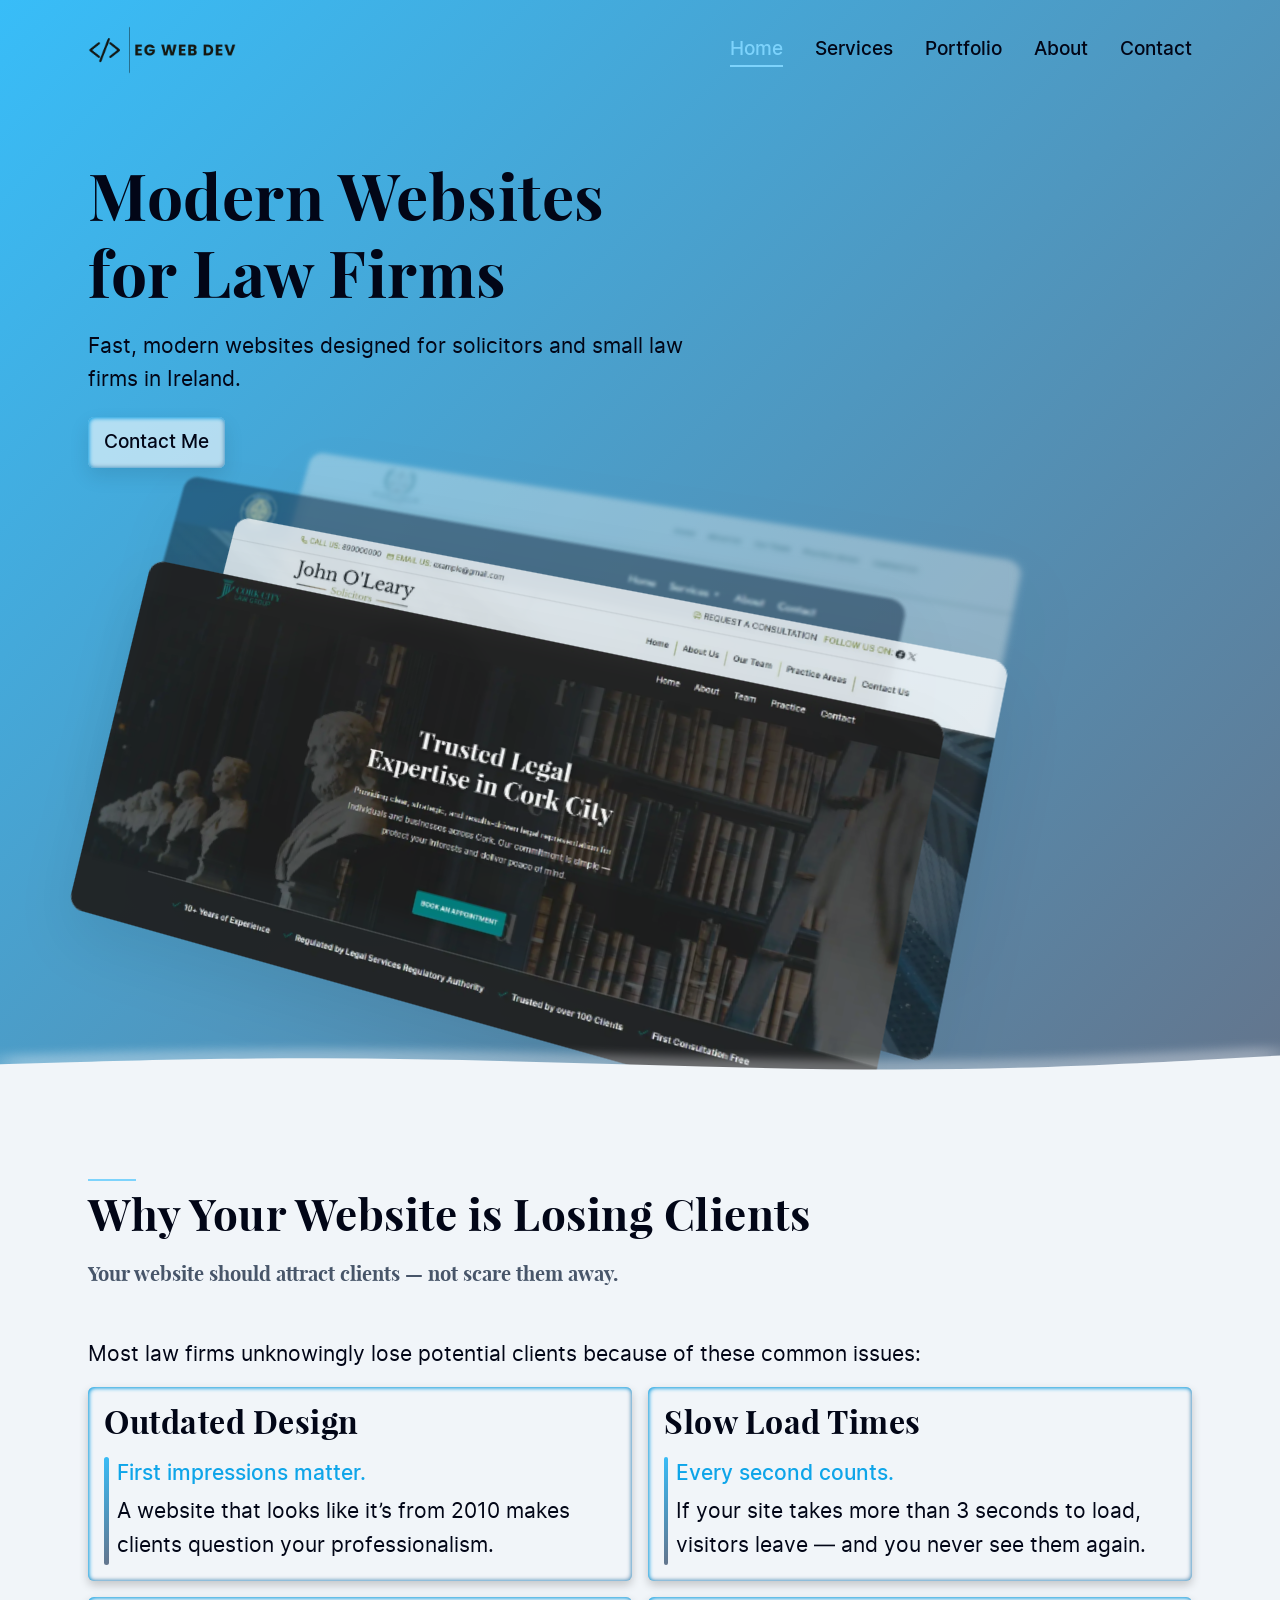
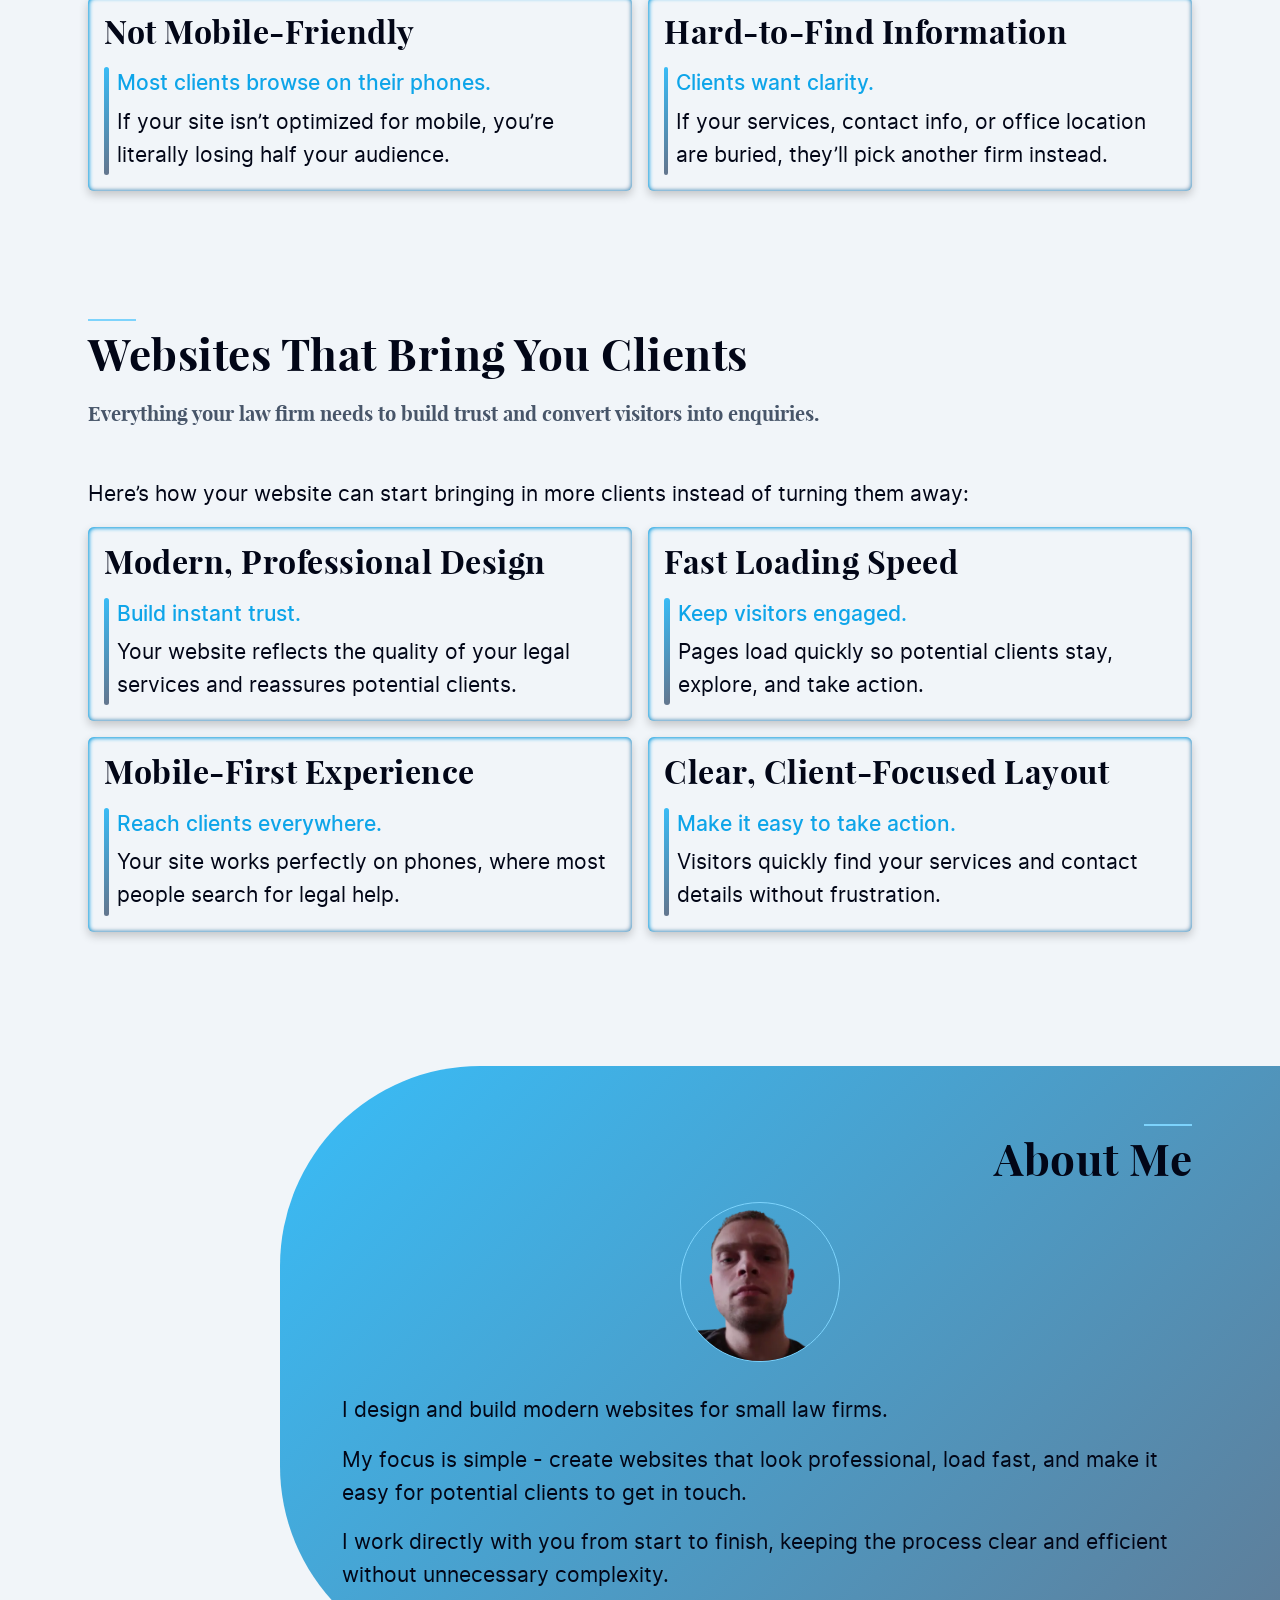
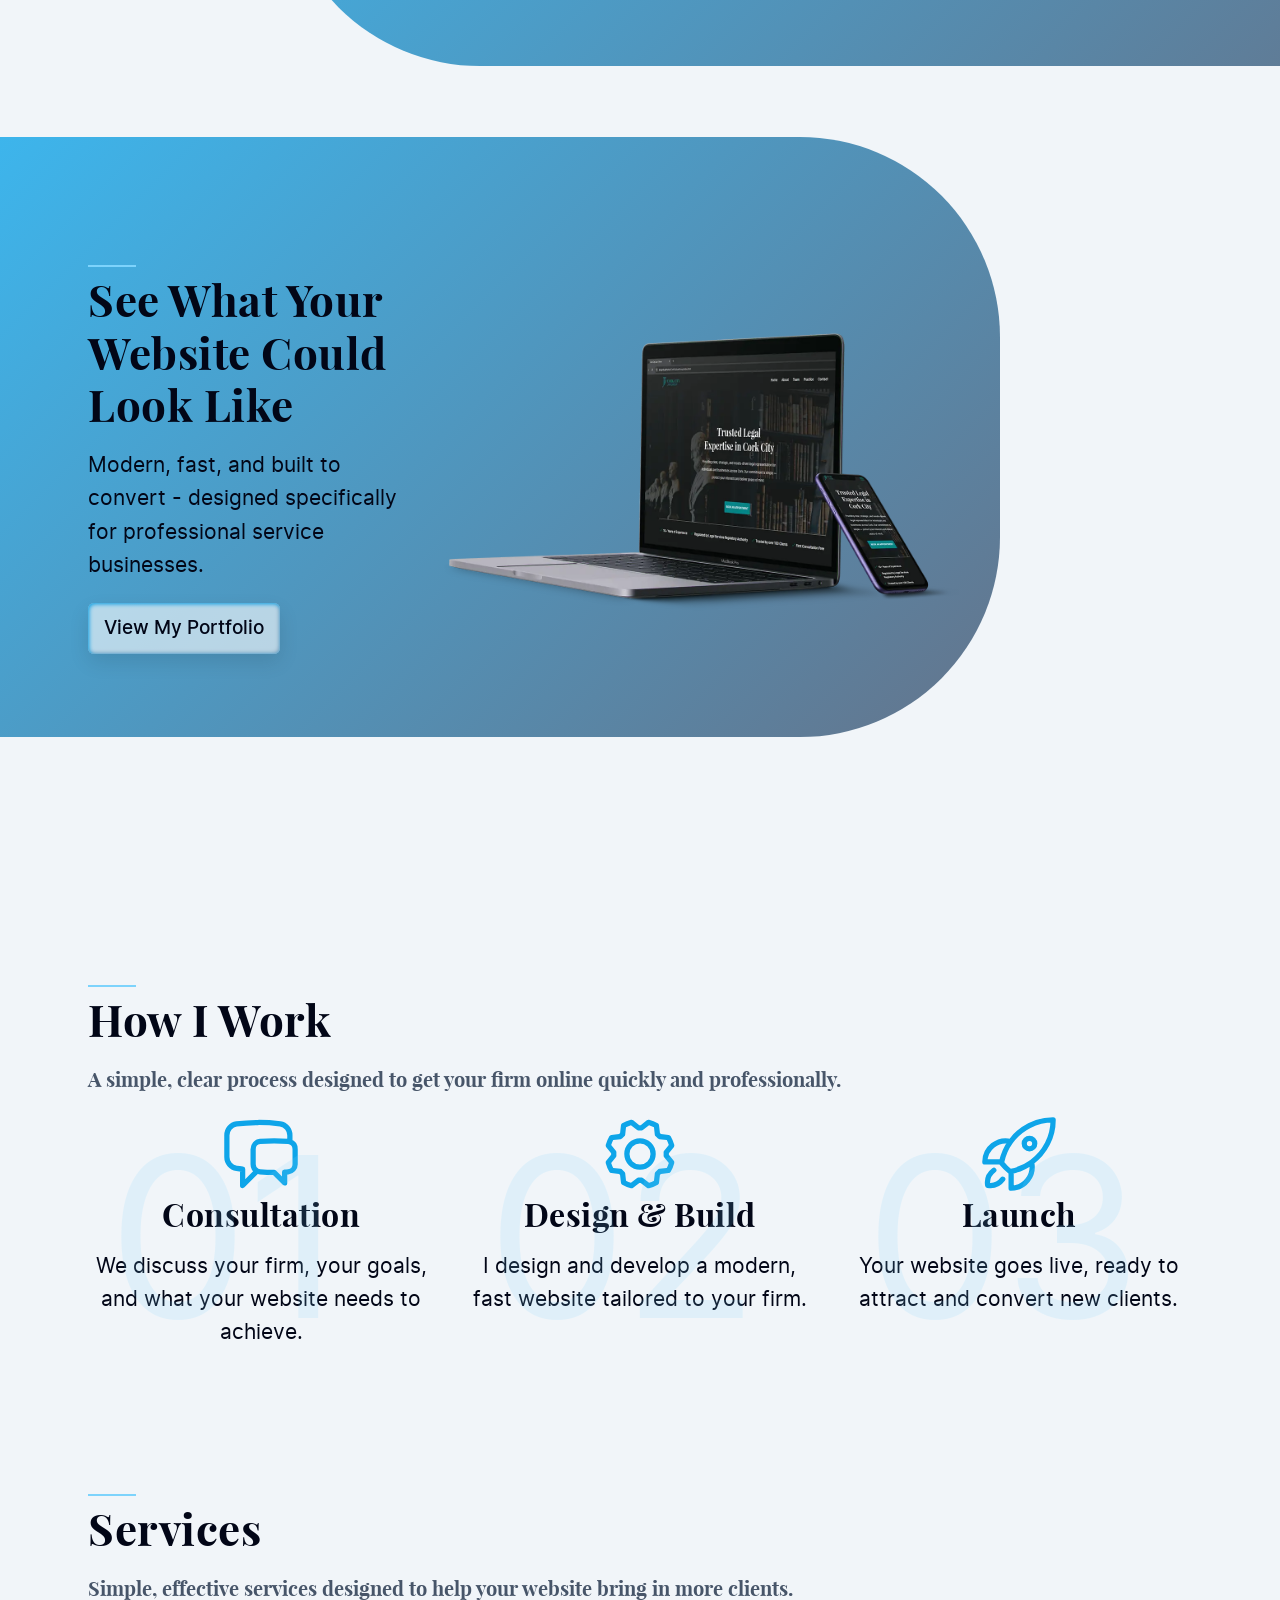
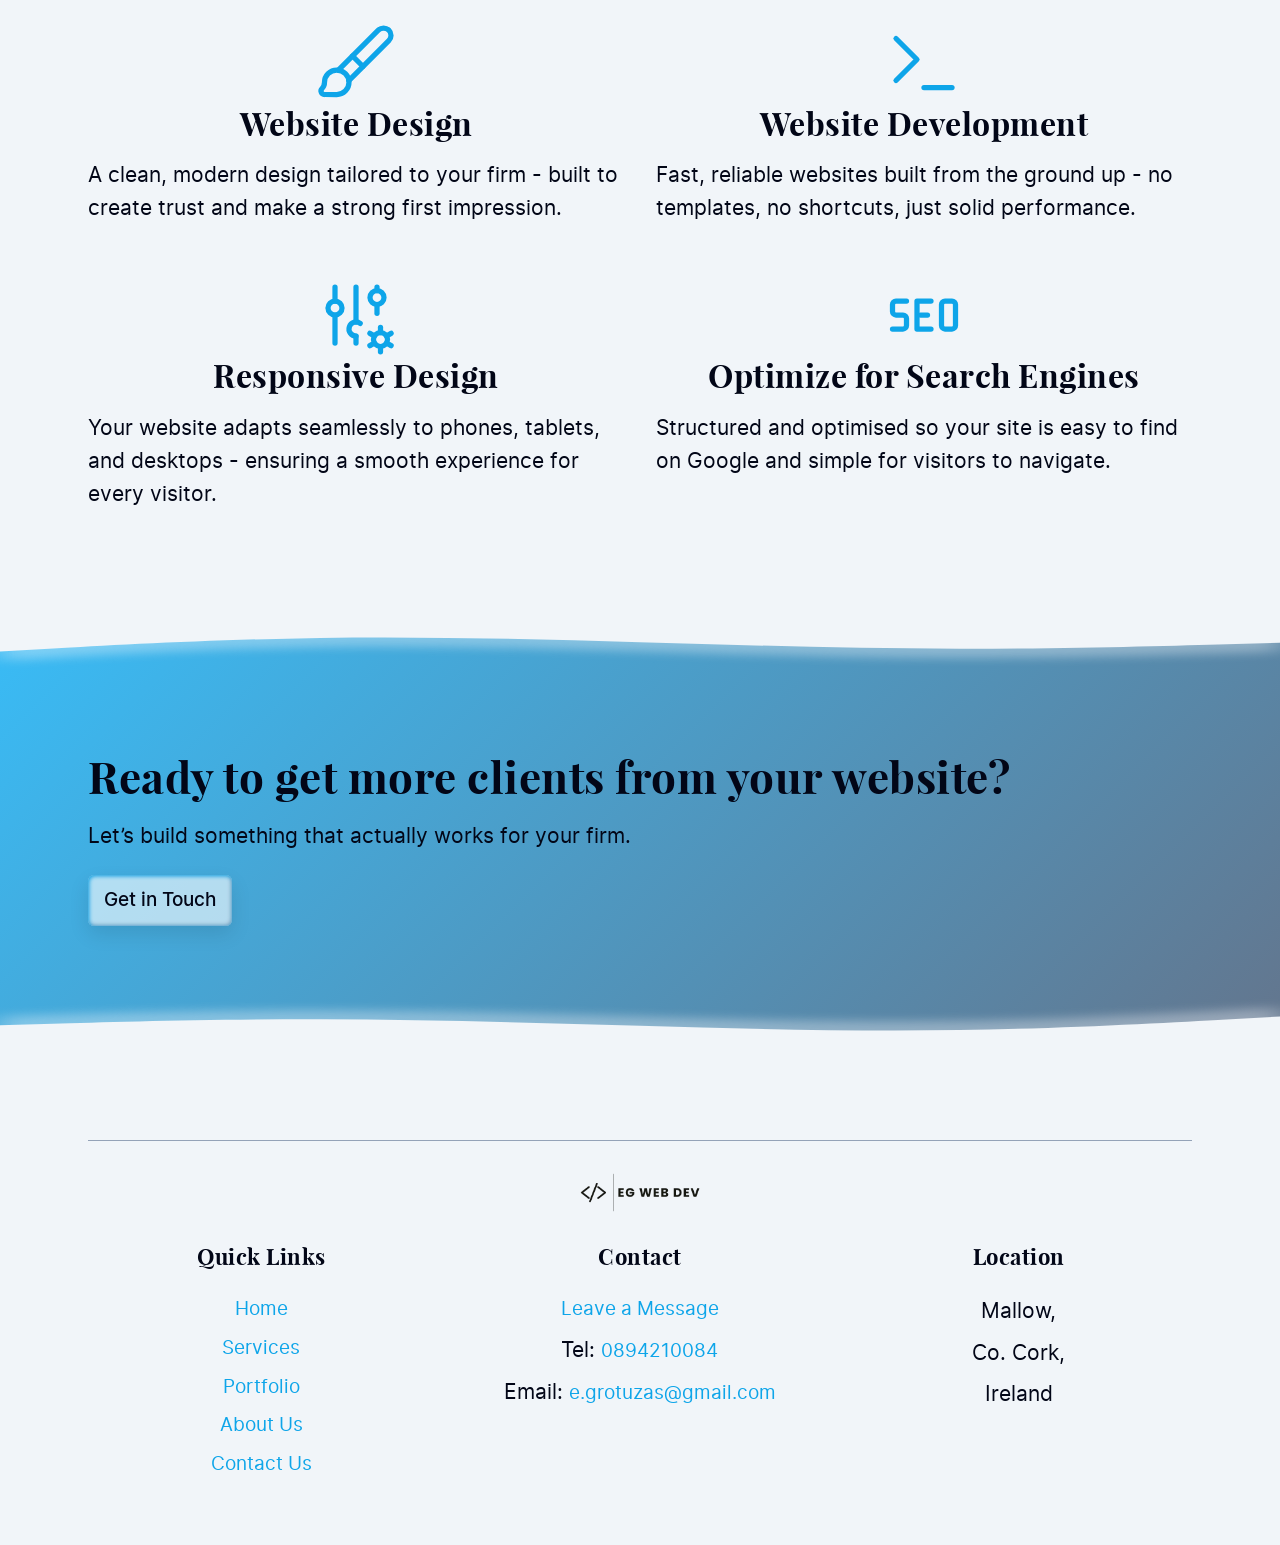
<file: index.html>
<!DOCTYPE html>
<html lang="en">
<head>

    <!-- Start cookieyes banner --> 
    <script id="cookieyes" type="text/javascript" src="https://cdn-cookieyes.com/client_data/b80cb3a2808ec3fbb48a0fcf53361e4f/script.js"></script> 
    <!-- End cookieyes banner -->

    <meta charset="UTF-8">
    <meta name="viewport" content="width=device-width, initial-scale=1.0">
    <meta name="description" content="Professional, modern websites for law firms — designed to build trust, load fast, and turn visitors into clients.">

    <!-- Open Graph / Social Preview -->
    <meta property="og:title" content="EG Web Dev">
    <meta property="og:description" content="Professional, modern websites for law firms — designed to build trust, load fast, and turn visitors into clients.">
    <meta property="og:image" content="https://eg-webdev.com/assets/logos/logo.webp">
    <meta property="og:url" content="https://eg-webdev.com/">
    <meta property="og:type" content="website">

    <link rel="icon" type="image/x-icon" href="https://eg-webdev.com/assets/logos/logo.ico">
    
    <title>EG Web Dev</title>

    <script src="scripts/nav.js" defer></script>
    <link rel="stylesheet" href="styles/base.css">
    <link rel="stylesheet" href="styles/layouts.css">
    <link rel="stylesheet" href="styles/components.css">
    <link rel="stylesheet" href="styles/home.css">

</head>

<!-- Google tag (gtag.js) -->
<script async src="https://www.googletagmanager.com/gtag/js?id=G-PFC236X6GZ"></script>
<script>
  window.dataLayer = window.dataLayer || [];
  function gtag(){dataLayer.push(arguments);}
  gtag('js', new Date());

  gtag('config', 'G-PFC236X6GZ');
</script>

<body>
    <!-- Navigation -->
    <header class="section">
        <div class="container">
            <a href="#"><img src="assets/logos/transpatent-logo.webp" alt="Logo"></a>

            <button class="nav-toggle" id="navToggle" aria-label="Open navigation menu">
                <span></span>
                <span></span>
                <span></span>
            </button>

            <nav id="navMenu">
                <ul>
                    <li><a href="index.html">Home</a></li>
                    <li><a href="services.html">Services</a></li>
                    <li><a href="portfolio.html">Portfolio</a></li>
                    <li><a href="about.html">About</a></li>
                    <li><a href="contact.html">Contact</a></li>
                </ul>
            </nav>
        </div>
    </header>
    <div class="overlay" id="overlay"></div>
    
    <main>
        <!-- Hero section -->

        <section class="hero-section section flex">
            <div class="container">
                <div class="hero-content">
                    <h1>Modern Websites for Law Firms</h1>
                    <p>Fast, modern websites designed for solicitors and small law firms in Ireland.</p>
                    <a href="contact.html" class="primary-btn">Contact Me</a>
                </div>
                <div class="mockup-stack">

                    <div class="mockup card-1"><img src="assets/images/co-site.webp" alt="Background Website Image" fetchpriority="high"></div>
                    <div class="mockup card-2"><img src="assets/images/jo-site.webp" alt="Background Website Image" fetchpriority="high"></div>
                    <div class="mockup card-3"><img src="assets/images/dub-site.webp" alt="Background Website Image" fetchpriority="high"></div>
                    <div class="mockup card-4"><img src="assets/images/ws-site.webp" alt="Background Website Image" fetchpriority="high"></div>

                </div>
                <div class="section-separator">
                    <svg xmlns="http://www.w3.org/2000/svg" preserveAspectRatio="none" viewBox="0 0 900 650">

                        <!-- BACK LAYER (soft depth, extended to avoid blur cut) -->
                        <g style="filter: blur(10px);">
                            <path 
                                d="M0 520L37.5 516.7C75 513.3 150 506.7 225 507C300 507.3 375 514.7 450 521.3C525 528 600 534 675 530.5C750 527 825 514 862.5 507.5L900 501L900 650L0 650Z"
                                fill="#F8FAFC"
                                opacity="0.35"
                            />
                        </g>

                        <!-- FRONT LAYER (clean edge) -->
                        <path 
                            d="M0 540L37.5 536.7C75 533.3 150 526.7 225 527C300 527.3 375 534.7 450 541.3C525 548 600 554 675 550.5C750 547 825 534 862.5 527.5L900 521L900 650L0 650Z"
                            fill="var(--color-main-bg)"
                        />

                    </svg>        
                </div>
            </div>
        </section>

        <!-- Problem section -->
        <section class="pain-section section">
            <div class="container">
                <div class="pain-header">
                    <span class="section-mark"></span>
                    <h2>Why Your Website is Losing Clients</h2>
                    <p class="sub-text">Your website should attract clients — not scare them away.</p>
                </div>

                <p>Most law firms unknowingly lose potential clients because of these common issues:</p>

                <div class="pain-grid">
                    
                    <div class="pain-card">
                        <h3>Outdated Design</h3>
                        <div class="pain-card-content">
                            <span></span>
                            <div class="pain-card-text">
                                <p class="pain-card-label">First impressions matter.</p>
                                <p>A website that looks like it’s from 2010 makes clients question your professionalism.</p>
                            </div>
                        </div>
                    </div>
                    <div class="pain-card">
                        <h3>Slow Load Times</h3>
                        <div class="pain-card-content">
                            <span></span>
                            <div class="pain-card-text">
                                <p class="pain-card-label">Every second counts.</p>
                                <p>If your site takes more than 3 seconds to load, visitors leave — and you never see them again.</p>
                            </div>
                        </div>
                    </div>
                    <div class="pain-card">
                        <h3>Not Mobile-Friendly</h3>
                        <div class="pain-card-content">
                            <span></span>
                            <div class="pain-card-text">
                                <p class="pain-card-label">Most clients browse on their phones.</p>
                                <p>If your site isn’t optimized for mobile, you’re literally losing half your audience.</p>
                            </div>
                        </div>
                    </div>
                    <div class="pain-card">
                        <h3>Hard-to-Find Information</h3>
                        <div class="pain-card-content">
                            <span></span>
                            <div class="pain-card-text">
                                <p class="pain-card-label">Clients want clarity.</p>
                                <p>If your services, contact info, or office location are buried, they’ll pick another firm instead.</p>
                            </div>
                        </div>
                    </div>
                </div>
            </div>
        </section>

        <!-- Solution section -->
        <section class="solution-section section">
            <div class="container">
                <div class="solution-header">
                    <span class="section-mark"></span>
                    <h2>Websites That Bring You Clients</h2>
                    <p class="sub-text">Everything your law firm needs to build trust and convert visitors into enquiries.</p>
                </div>

                <p>Here’s how your website can start bringing in more clients instead of turning them away:</p>

                <div class="solution-grid">

                    <div class="solution-card">
                        <h3>Modern, Professional Design</h3>
                        <div class="solution-card-content">
                            <span></span>
                            <div class="solution-card-text">
                                <p class="solution-card-label">Build instant trust.</p>
                                <p>Your website reflects the quality of your legal services and reassures potential clients.</p>
                            </div>
                        </div>
                    </div>

                    <div class="solution-card">
                        <h3>Fast Loading Speed</h3>
                        <div class="solution-card-content">
                            <span></span>
                            <div class="solution-card-text">
                                <p class="solution-card-label">Keep visitors engaged.</p>
                                <p>Pages load quickly so potential clients stay, explore, and take action.</p>
                            </div>
                        </div>
                    </div>

                    <div class="solution-card">
                        <h3>Mobile-First Experience</h3>
                        <div class="solution-card-content">
                            <span></span>
                            <div class="solution-card-text">
                                <p class="solution-card-label">Reach clients everywhere.</p>
                                <p>Your site works perfectly on phones, where most people search for legal help.</p>
                            </div>
                        </div>
                    </div>

                    <div class="solution-card">
                        <h3>Clear, Client-Focused Layout</h3>
                        <div class="solution-card-content">
                            <span></span>
                            <div class="solution-card-text">
                                <p class="solution-card-label">Make it easy to take action.</p>
                                <p>Visitors quickly find your services and contact details without frustration.</p>
                            </div>
                        </div>
                    </div>
                </div>
            </div>
        </section>

        <!-- About-Me section-->
        <section class="about-me-section section">
            <div class="container">
                <div class="about-me-wrapper">
                    <span class="section-mark"></span>
                    <h2>About Me</h2>
                    <div class="about-me-img">
                        <img src="assets/images/profile-pic.webp" alt="Profile Picture">
                    </div>
                    <div class="about-me-content">
                        <p>
                            I design and build modern websites for small law firms.
                        </p>

                        <p>
                            My focus is simple - create websites that look professional, load fast, and make it easy for potential clients to get in touch.
                        </p>

                        <p>
                            I work directly with you from start to finish, keeping the process clear and efficient without unnecessary complexity.
                        </p>
                    </div>
                </div>
            </div>
        </section>


        <!-- Portfolio section-->
        <section class="portfolio-intro section">
            <div class="container">
                <div class="portfolio-visual">
                    <img src="assets/images/mockup.webp" alt="Website mockup" />
                </div>
                <div class="portfolio-content">
                    <span class="section-mark"></span>
                    <h2>See What Your Website Could Look Like</h2>
                    <p>Modern, fast, and built to convert - designed specifically for professional service businesses.</p>
                    <a href="portfolio.html" class="primary-btn">View My Portfolio</a>
                </div>
            </div>
        </section>

        <!-- Process section -->
        <section class="process-section section">
            <div class="container">
                <span class="section-mark"></span>
                <h2>How I Work</h2>
                <p class="sub-text">A simple, clear process designed to get your firm online quickly and professionally.</p>

                <div class="process-steps">
                    <div class="process-step">
                        <svg xmlns="http://www.w3.org/2000/svg" fill="none" viewBox="0 0 24 24" stroke-width="1.5" stroke="currentColor" aria-hidden="true" data-slot="icon"><path stroke-linecap="round" stroke-linejoin="round" d="M20.25 8.511c.884.284 1.5 1.128 1.5 2.097v4.286c0 1.136-.847 2.1-1.98 2.193-.34.027-.68.052-1.02.072v3.091l-3-3c-1.354 0-2.694-.055-4.02-.163a2.115 2.115 0 0 1-.825-.242m9.345-8.334a2.126 2.126 0 0 0-.476-.095 48.64 48.64 0 0 0-8.048 0c-1.131.094-1.976 1.057-1.976 2.192v4.286c0 .837.46 1.58 1.155 1.951m9.345-8.334V6.637c0-1.621-1.152-3.026-2.76-3.235A48.455 48.455 0 0 0 11.25 3c-2.115 0-4.198.137-6.24.402-1.608.209-2.76 1.614-2.76 3.235v6.226c0 1.621 1.152 3.026 2.76 3.235.577.075 1.157.14 1.74.194V21l4.155-4.155"/></svg>
                        <h3>Consultation</h3>
                        <p>We discuss your firm, your goals, and what your website needs to achieve.</p>
                    </div>

                    <div class="process-step">
                        <svg xmlns="http://www.w3.org/2000/svg" viewBox="0 0 256 256" fill="currentColor"><path d="M128,80a48,48,0,1,0,48,48A48.05,48.05,0,0,0,128,80Zm0,80a32,32,0,1,1,32-32A32,32,0,0,1,128,160Zm88-29.84q.06-2.16,0-4.32l14.92-18.64a8,8,0,0,0,1.48-7.06,107.21,107.21,0,0,0-10.88-26.25,8,8,0,0,0-6-3.93l-23.72-2.64q-1.48-1.56-3-3L186,40.54a8,8,0,0,0-3.94-6,107.71,107.71,0,0,0-26.25-10.87,8,8,0,0,0-7.06,1.49L130.16,40Q128,40,125.84,40L107.2,25.11a8,8,0,0,0-7.06-1.48A107.6,107.6,0,0,0,73.89,34.51a8,8,0,0,0-3.93,6L67.32,64.27q-1.56,1.49-3,3L40.54,70a8,8,0,0,0-6,3.94,107.71,107.71,0,0,0-10.87,26.25,8,8,0,0,0,1.49,7.06L40,125.84Q40,128,40,130.16L25.11,148.8a8,8,0,0,0-1.48,7.06,107.21,107.21,0,0,0,10.88,26.25,8,8,0,0,0,6,3.93l23.72,2.64q1.49,1.56,3,3L70,215.46a8,8,0,0,0,3.94,6,107.71,107.71,0,0,0,26.25,10.87,8,8,0,0,0,7.06-1.49L125.84,216q2.16.06,4.32,0l18.64,14.92a8,8,0,0,0,7.06,1.48,107.21,107.21,0,0,0,26.25-10.88,8,8,0,0,0,3.93-6l2.64-23.72q1.56-1.48,3-3L215.46,186a8,8,0,0,0,6-3.94,107.71,107.71,0,0,0,10.87-26.25,8,8,0,0,0-1.49-7.06Zm-16.1-6.5a73.93,73.93,0,0,1,0,8.68,8,8,0,0,0,1.74,5.48l14.19,17.73a91.57,91.57,0,0,1-6.23,15L187,173.11a8,8,0,0,0-5.1,2.64,74.11,74.11,0,0,1-6.14,6.14,8,8,0,0,0-2.64,5.1l-2.51,22.58a91.32,91.32,0,0,1-15,6.23l-17.74-14.19a8,8,0,0,0-5-1.75h-.48a73.93,73.93,0,0,1-8.68,0,8,8,0,0,0-5.48,1.74L100.45,215.8a91.57,91.57,0,0,1-15-6.23L82.89,187a8,8,0,0,0-2.64-5.1,74.11,74.11,0,0,1-6.14-6.14,8,8,0,0,0-5.1-2.64L46.43,170.6a91.32,91.32,0,0,1-6.23-15l14.19-17.74a8,8,0,0,0,1.74-5.48,73.93,73.93,0,0,1,0-8.68,8,8,0,0,0-1.74-5.48L40.2,100.45a91.57,91.57,0,0,1,6.23-15L69,82.89a8,8,0,0,0,5.1-2.64,74.11,74.11,0,0,1,6.14-6.14A8,8,0,0,0,82.89,69L85.4,46.43a91.32,91.32,0,0,1,15-6.23l17.74,14.19a8,8,0,0,0,5.48,1.74,73.93,73.93,0,0,1,8.68,0,8,8,0,0,0,5.48-1.74L155.55,40.2a91.57,91.57,0,0,1,15,6.23L173.11,69a8,8,0,0,0,2.64,5.1,74.11,74.11,0,0,1,6.14,6.14,8,8,0,0,0,5.1,2.64l22.58,2.51a91.32,91.32,0,0,1,6.23,15l-14.19,17.74A8,8,0,0,0,199.87,123.66Z"/></svg>
                        <h3>Design & Build</h3>
                        <p>I design and develop a modern, fast website tailored to your firm.</p>
                    </div>

                    <div class="process-step">
                        <svg xmlns="http://www.w3.org/2000/svg" fill="none" viewBox="0 0 24 24" stroke-width="1.5" stroke="currentColor" aria-hidden="true" data-slot="icon"><path stroke-linecap="round" stroke-linejoin="round" d="M15.59 14.37a6 6 0 0 1-5.84 7.38v-4.8m5.84-2.58a14.98 14.98 0 0 0 6.16-12.12A14.98 14.98 0 0 0 9.631 8.41m5.96 5.96a14.926 14.926 0 0 1-5.841 2.58m-.119-8.54a6 6 0 0 0-7.381 5.84h4.8m2.581-5.84a14.927 14.927 0 0 0-2.58 5.84m2.699 2.7c-.103.021-.207.041-.311.06a15.09 15.09 0 0 1-2.448-2.448 14.9 14.9 0 0 1 .06-.312m-2.24 2.39a4.493 4.493 0 0 0-1.757 4.306 4.493 4.493 0 0 0 4.306-1.758M16.5 9a1.5 1.5 0 1 1-3 0 1.5 1.5 0 0 1 3 0Z"/></svg>
                        <h3>Launch</h3>
                        <p>Your website goes live, ready to attract and convert new clients.</p>
                    </div>
                </div>
            </div>
        </section>

        <!-- Services Section -->
        <section class="services section">
            <div class="container">
                <span class="section-mark"></span>
                <h2>Services</h2>
                <p class="sub-text">Simple, effective services designed to help your website bring in more clients.</p>
                <div class="services-grid">
                    <div class="service-item">
                        <svg xmlns="http://www.w3.org/2000/svg" viewBox="0 0 24 24" fill="none" stroke="currentColor" stroke-width="1.5" stroke-linecap="round" stroke-linejoin="round" ><path d="m11 10 3 3" /><path d="M6.5 21A3.5 3.5 0 1 0 3 17.5a2.62 2.62 0 0 1-.708 1.792A1 1 0 0 0 3 21z" /><path d="M9.969 17.031 21.378 5.624a1 1 0 0 0-3.002-3.002L6.967 14.031" /></svg>
                        <h3>Website Design</h3>
                        <p>A clean, modern design tailored to your firm - built to create trust and make a strong first impression.</p>
                    </div>
                    <div class="service-item">
                        <svg xmlns="http://www.w3.org/2000/svg" viewBox="0 0 24 24" fill="none" stroke="currentColor" stroke-width="1.5" stroke-linecap="round" stroke-linejoin="round" ><path d="M12 19h8" /><path d="m4 17 6-6-6-6" /></svg>
                        <h3>Website Development</h3>
                        <p>Fast, reliable websites built from the ground up - no templates, no shortcuts, just solid performance.</p>
                    </div>
                    <div class="service-item">
                        <svg xmlns="http://www.w3.org/2000/svg" viewBox="0 0 24 24" fill="none" stroke="currentColor" stroke-width="1.5" stroke-linecap="round" stroke-linejoin="round" ><path d="M4 10a2 2 0 1 0 4 0a2 2 0 0 0 -4 0" /><path d="M6 4v4" /><path d="M6 12v8" /><path d="M13.199 14.399a2 2 0 1 0 -1.199 3.601" /><path d="M12 4v10" /><path d="M12 18v2" /><path d="M16 7a2 2 0 1 0 4 0a2 2 0 0 0 -4 0" /><path d="M18 4v1" /><path d="M18 9v2.5" /><path d="M19.001 19m-2 0a2 2 0 1 0 4 0a2 2 0 1 0 -4 0" /><path d="M19.001 15.5v1.5" /><path d="M19.001 21v1.5" /><path d="M22.032 17.25l-1.299 .75" /><path d="M17.27 20l-1.3 .75" /><path d="M15.97 17.25l1.3 .75" /><path d="M20.733 20l1.3 .75" /></svg>
                        <h3>Responsive Design</h3>
                        <p>Your website adapts seamlessly to phones, tablets, and desktops - ensuring a smooth experience for every visitor.</p>
                    </div>
                    <div class="service-item">
                        <svg xmlns="http://www.w3.org/2000/svg" viewBox="0 0 24 24" fill="none" stroke="currentColor" stroke-width="1.5" stroke-linecap="round" stroke-linejoin="round" ><path d="M7 8h-3a1 1 0 0 0 -1 1v2a1 1 0 0 0 1 1h2a1 1 0 0 1 1 1v2a1 1 0 0 1 -1 1h-3" /><path d="M14 16h-4v-8h4" /><path d="M11 12h2" /><path d="M17 8m0 1a1 1 0 0 1 1 -1h2a1 1 0 0 1 1 1v6a1 1 0 0 1 -1 1h-2a1 1 0 0 1 -1 -1z" /></svg>
                        <h3>Optimize for Search Engines</h3>
                        <p>Structured and optimised so your site is easy to find on Google and simple for visitors to navigate.</p>
                    </div>
                </div>
            </div>
        </section>

        <!-- Final CTA section-->
        <section class="final-cta section">
            <div class="container">
                <div class="section-separator top">
                    <svg xmlns="http://www.w3.org/2000/svg" preserveAspectRatio="none" viewBox="0 0 900 650">

                        <g style="filter: blur(10px);">
                            <path 
                                d="M0 520L37.5 516.7C75 513.3 150 506.7 225 507C300 507.3 375 514.7 450 521.3C525 528 600 534 675 530.5C750 527 825 514 862.5 507.5L900 501L900 650L0 650Z"
                                fill="#F8FAFC"
                                opacity="0.35"
                            />
                        </g>

                        <path 
                            d="M0 540L37.5 536.7C75 533.3 150 526.7 225 527C300 527.3 375 534.7 450 541.3C525 548 600 554 675 550.5C750 547 825 534 862.5 527.5L900 521L900 650L0 650Z"
                            fill="var(--color-main-bg)"
                        />
                    </svg>
                </div>
                <h2>Ready to get more clients from your website?</h2>
                <p>Let’s build something that actually works for your firm.</p>
                <a href="contact.html" class="primary-btn">Get in Touch</a>
                <div class="section-separator">
                    <svg xmlns="http://www.w3.org/2000/svg" preserveAspectRatio="none" viewBox="0 0 900 650">

                        <!-- BACK LAYER (soft depth, extended to avoid blur cut) -->
                        <g style="filter: blur(10px);">
                            <path 
                                d="M0 520L37.5 516.7C75 513.3 150 506.7 225 507C300 507.3 375 514.7 450 521.3C525 528 600 534 675 530.5C750 527 825 514 862.5 507.5L900 501L900 650L0 650Z"
                                fill="#F8FAFC"
                                opacity="0.35"
                            />
                        </g>

                        <!-- FRONT LAYER (clean edge) -->
                        <path 
                            d="M0 540L37.5 536.7C75 533.3 150 526.7 225 527C300 527.3 375 534.7 450 541.3C525 548 600 554 675 550.5C750 547 825 534 862.5 527.5L900 521L900 650L0 650Z"
                            fill="var(--color-main-bg)"
                        />

                    </svg>        
                </div>
            </div>
        </section>

    </main>

    <!-- Footer -->

    <footer>
        <div class="footer section">
            <div class="container">
                <div class="footer-decor-line"></div>
                <div class="footer-logo">
                    <a href="index.html"><img src="assets/logos/transpatent-logo.webp" alt="Site Logo"></a>
                </div>
                <div class="footer-content">
                    <div class="footer-quick-links">
                        <h4>Quick Links</h4>
                        <a href="index.html">Home</a>
                        <a href="services.html">Services</a>
                        <a href="portfolio.html">Portfolio</a>
                        <a href="about.html">About Us</a>
                        <a href="contact.html">Contact Us</a>
                    </div>
                    <div class="footer-contact">
                        <h4>Contact</h4>
                        <a href="contact.html">Leave a Message</a>
                        <p>Tel: <a href="tel: 0894210084">0894210084</a></p>
                        <p>Email: <a href="mailto: e.grotuzas@gmail.com">e.grotuzas@gmail.com</a></p>
                    </div>
                    <div class="footer-location">
                        <h4>Location</h4>
                        <p>Mallow,</p>
                        <p>Co. Cork,</p>
                        <p>Ireland</p>
                    </div>
                    
                </div>
            </div>
        </div>
    </footer>
</body>
</html>
</file>
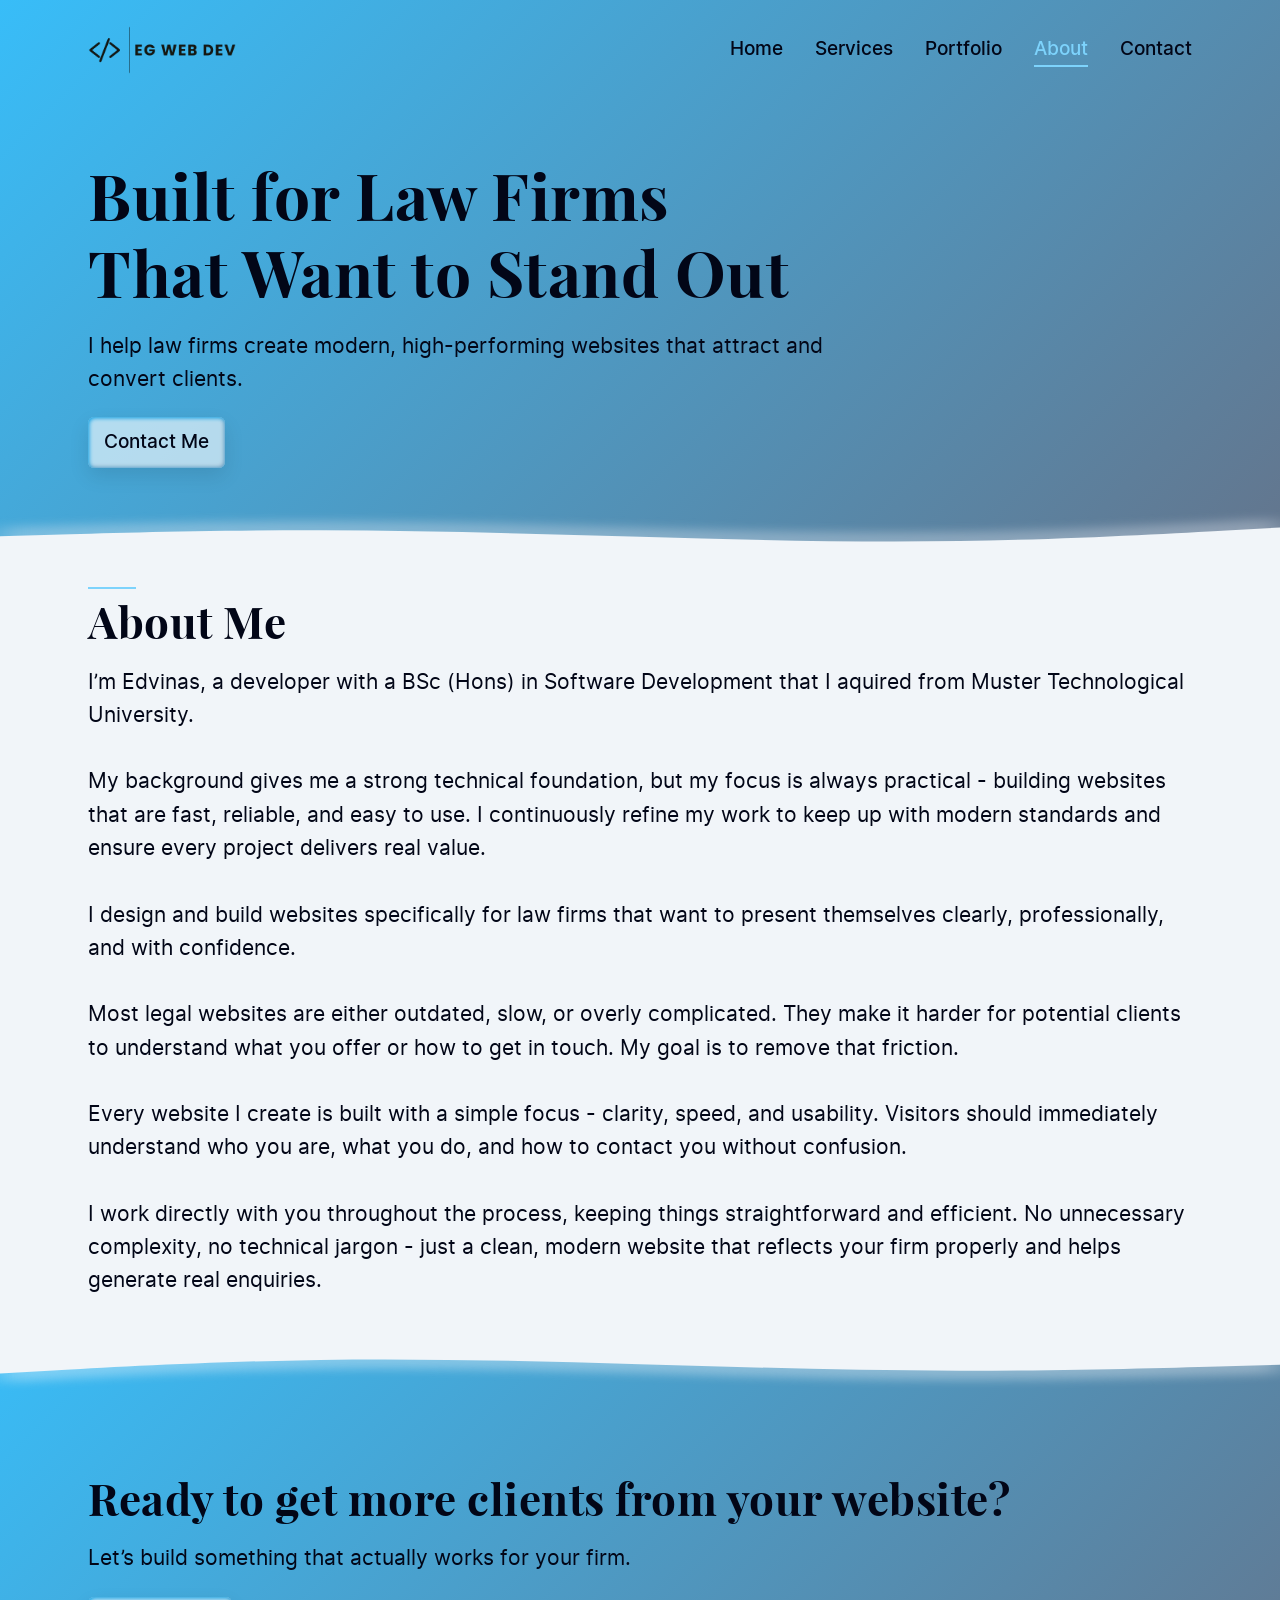
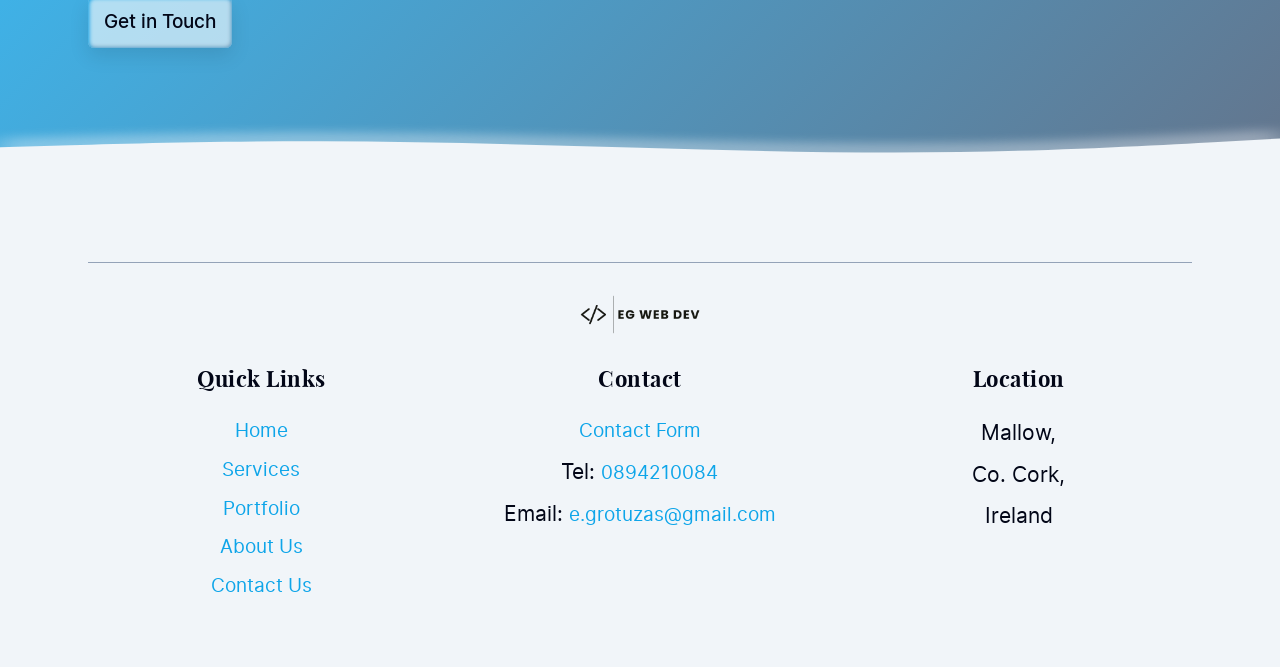
<file: about.html>
<!DOCTYPE html>
<html lang="en">
<head>

    <!-- Start cookieyes banner --> 
    <script id="cookieyes" type="text/javascript" src="https://cdn-cookieyes.com/client_data/b80cb3a2808ec3fbb48a0fcf53361e4f/script.js"></script> 
    <!-- End cookieyes banner -->

    <meta charset="UTF-8">
    <meta name="viewport" content="width=device-width, initial-scale=1.0">
    <meta name="description" content="Professional, modern websites for law firms — designed to build trust, load fast, and turn visitors into clients.">

    <!-- Open Graph / Social Preview -->
    <meta property="og:title" content="EG Web Dev">
    <meta property="og:description" content="Professional, modern websites for law firms — designed to build trust, load fast, and turn visitors into clients.">
    <meta property="og:image" content="https://eg-webdev.com/assets/logos/logo.webp">
    <meta property="og:url" content="https://eg-webdev.com/">
    <meta property="og:type" content="website">

    <link rel="icon" type="image/x-icon" href="https://eg-webdev.com/assets/logos/logo.ico">
    
    <title>EG Web Dev</title>

    <script src="scripts/nav.js" defer></script>
    <script src="scripts/faq.js" defer></script>
    <link rel="stylesheet" href="styles/base.css">
    <link rel="stylesheet" href="styles/layouts.css">
    <link rel="stylesheet" href="styles/components.css">
    <link rel="stylesheet" href="styles/home.css">
    <link rel="stylesheet" href="styles/about.css">

</head>

<!-- Google tag (gtag.js) -->
<script async src="https://www.googletagmanager.com/gtag/js?id=G-PFC236X6GZ"></script>
<script>
  window.dataLayer = window.dataLayer || [];
  function gtag(){dataLayer.push(arguments);}
  gtag('js', new Date());

  gtag('config', 'G-PFC236X6GZ');
</script>

<body>
    <!-- Navigation -->
    <header class="section">
        <div class="container">
            <a href="index.html"><img src="assets/logos/transpatent-logo.webp" alt="Logo"></a>

            <button type="button" class="nav-toggle" id="navToggle" aria-label="Open navigation menu">
                <span></span>
                <span></span>
                <span></span>
            </button>

            <nav id="navMenu">
                <ul>
                    <li><a href="index.html">Home</a></li>
                    <li><a href="services.html">Services</a></li>
                    <li><a href="portfolio.html">Portfolio</a></li>
                    <li><a href="about.html">About</a></li>
                    <li><a href="contact.html">Contact</a></li>
                </ul>
            </nav>
        </div>
    </header>
    <div class="overlay" id="overlay"></div>


    <main>
        <!-- Hero section -->

        <section class="hero-section about-hero section flex">
            <div class="container">
                <div class="hero-content">
                    <h1>Built for Law Firms That Want to Stand Out</h1>
                    <p>I help law firms create modern, high-performing websites that attract and convert clients.</p>
                    <a href="#" class="primary-btn">Contact Me</a>
                </div>
                
                <div class="section-separator">
                    <svg xmlns="http://www.w3.org/2000/svg" preserveAspectRatio="none" viewBox="0 0 900 650">

                        <!-- BACK LAYER (soft depth, extended to avoid blur cut) -->
                        <g style="filter: blur(10px);">
                            <path 
                                d="M0 520L37.5 516.7C75 513.3 150 506.7 225 507C300 507.3 375 514.7 450 521.3C525 528 600 534 675 530.5C750 527 825 514 862.5 507.5L900 501L900 650L0 650Z"
                                fill="var(--color-section-alt)"
                                opacity="0.35"
                            />
                        </g>

                        <!-- FRONT LAYER (clean edge) -->
                        <path 
                            d="M0 540L37.5 536.7C75 533.3 150 526.7 225 527C300 527.3 375 534.7 450 541.3C525 548 600 554 675 550.5C750 547 825 534 862.5 527.5L900 521L900 650L0 650Z"
                            fill="var(--color-main-bg)"
                        />

                    </svg>        
                </div>
            </div>
        </section>

        <section class="about-me">
            <div class="container">
                <span class="section-mark"></span>
                <h2>About Me</h2>

                <p>
                    I’m Edvinas, a developer with a BSc (Hons) in Software Development that I aquired from Muster Technological University.
                    <br><br>
                    My background gives me a strong technical foundation, but my focus is always practical - building websites that are fast, reliable, and easy to use. I continuously refine my work to keep up with modern standards and ensure every project delivers real value.
                    <br><br>
                    I design and build websites specifically for law firms that want to present themselves clearly, professionally, and with confidence.
                    <br><br>
                    Most legal websites are either outdated, slow, or overly complicated. They make it harder for potential clients to understand what you offer or how to get in touch. My goal is to remove that friction.
                    <br><br>
                    Every website I create is built with a simple focus - clarity, speed, and usability. Visitors should immediately understand who you are, what you do, and how to contact you without confusion.
                    <br><br>
                    I work directly with you throughout the process, keeping things straightforward and efficient. No unnecessary complexity, no technical jargon - just a clean, modern website that reflects your firm properly and helps generate real enquiries.
                </p>
            </div>
        </section>

        <!-- Final CTA section-->
        <section class="final-cta section">
            <div class="container">
                <div class="section-separator top">
                    <svg xmlns="http://www.w3.org/2000/svg" preserveAspectRatio="none" viewBox="0 0 900 650">

                        <g style="filter: blur(10px);">
                            <path 
                                d="M0 520L37.5 516.7C75 513.3 150 506.7 225 507C300 507.3 375 514.7 450 521.3C525 528 600 534 675 530.5C750 527 825 514 862.5 507.5L900 501L900 650L0 650Z"
                                fill="#F8FAFC"
                                opacity="0.35"
                            />
                        </g>

                        <path 
                            d="M0 540L37.5 536.7C75 533.3 150 526.7 225 527C300 527.3 375 534.7 450 541.3C525 548 600 554 675 550.5C750 547 825 534 862.5 527.5L900 521L900 650L0 650Z"
                            fill="var(--color-main-bg)"
                        />
                    </svg>
                </div>
                <h2>Ready to get more clients from your website?</h2>
                <p>Let’s build something that actually works for your firm.</p>
                <a href="contact.html" class="primary-btn">Get in Touch</a>
                <div class="section-separator">
                    <svg xmlns="http://www.w3.org/2000/svg" preserveAspectRatio="none" viewBox="0 0 900 650">

                        <!-- BACK LAYER (soft depth, extended to avoid blur cut) -->
                        <g style="filter: blur(10px);">
                            <path 
                                d="M0 520L37.5 516.7C75 513.3 150 506.7 225 507C300 507.3 375 514.7 450 521.3C525 528 600 534 675 530.5C750 527 825 514 862.5 507.5L900 501L900 650L0 650Z"
                                fill="#F8FAFC"
                                opacity="0.35"
                            />
                        </g>

                        <!-- FRONT LAYER (clean edge) -->
                        <path 
                            d="M0 540L37.5 536.7C75 533.3 150 526.7 225 527C300 527.3 375 534.7 450 541.3C525 548 600 554 675 550.5C750 547 825 534 862.5 527.5L900 521L900 650L0 650Z"
                            fill="var(--color-main-bg)"
                        />

                    </svg>        
                </div>
            </div>
        </section>
    </main>
    
    <!-- Footer -->

    <footer>
        <div class="footer section">
            <div class="container">
                <div class="footer-decor-line"></div>
                <div class="footer-logo">
                    <a href="index.html"><img src="assets/logos/transpatent-logo.webp" alt="Site Logo"></a>
                </div>
                <div class="footer-content">
                    <div class="footer-quick-links">
                        <h4>Quick Links</h4>
                        <a href="index.html">Home</a>
                        <a href="services.html">Services</a>
                        <a href="portfolio.html">Portfolio</a>
                        <a href="about.html">About Us</a>
                        <a href="contact.html">Contact Us</a>
                    </div>
                    <div class="footer-contact">
                        <h4>Contact</h4>
                        <a href="contact.html">Contact Form</a>
                        <p>Tel: <a href="tel: 0894210084">0894210084</a></p>
                        <p>Email: <a href="mailto: e.grotuzas@gmail.com">e.grotuzas@gmail.com</a></p>
                    </div>
                    <div class="footer-location">
                        <h4>Location</h4>
                        <p>Mallow,</p>
                        <p>Co. Cork,</p>
                        <p>Ireland</p>
                    </div>
                    
                </div>
            </div>
        </div>
    </footer>
</body>
</html>
</file>
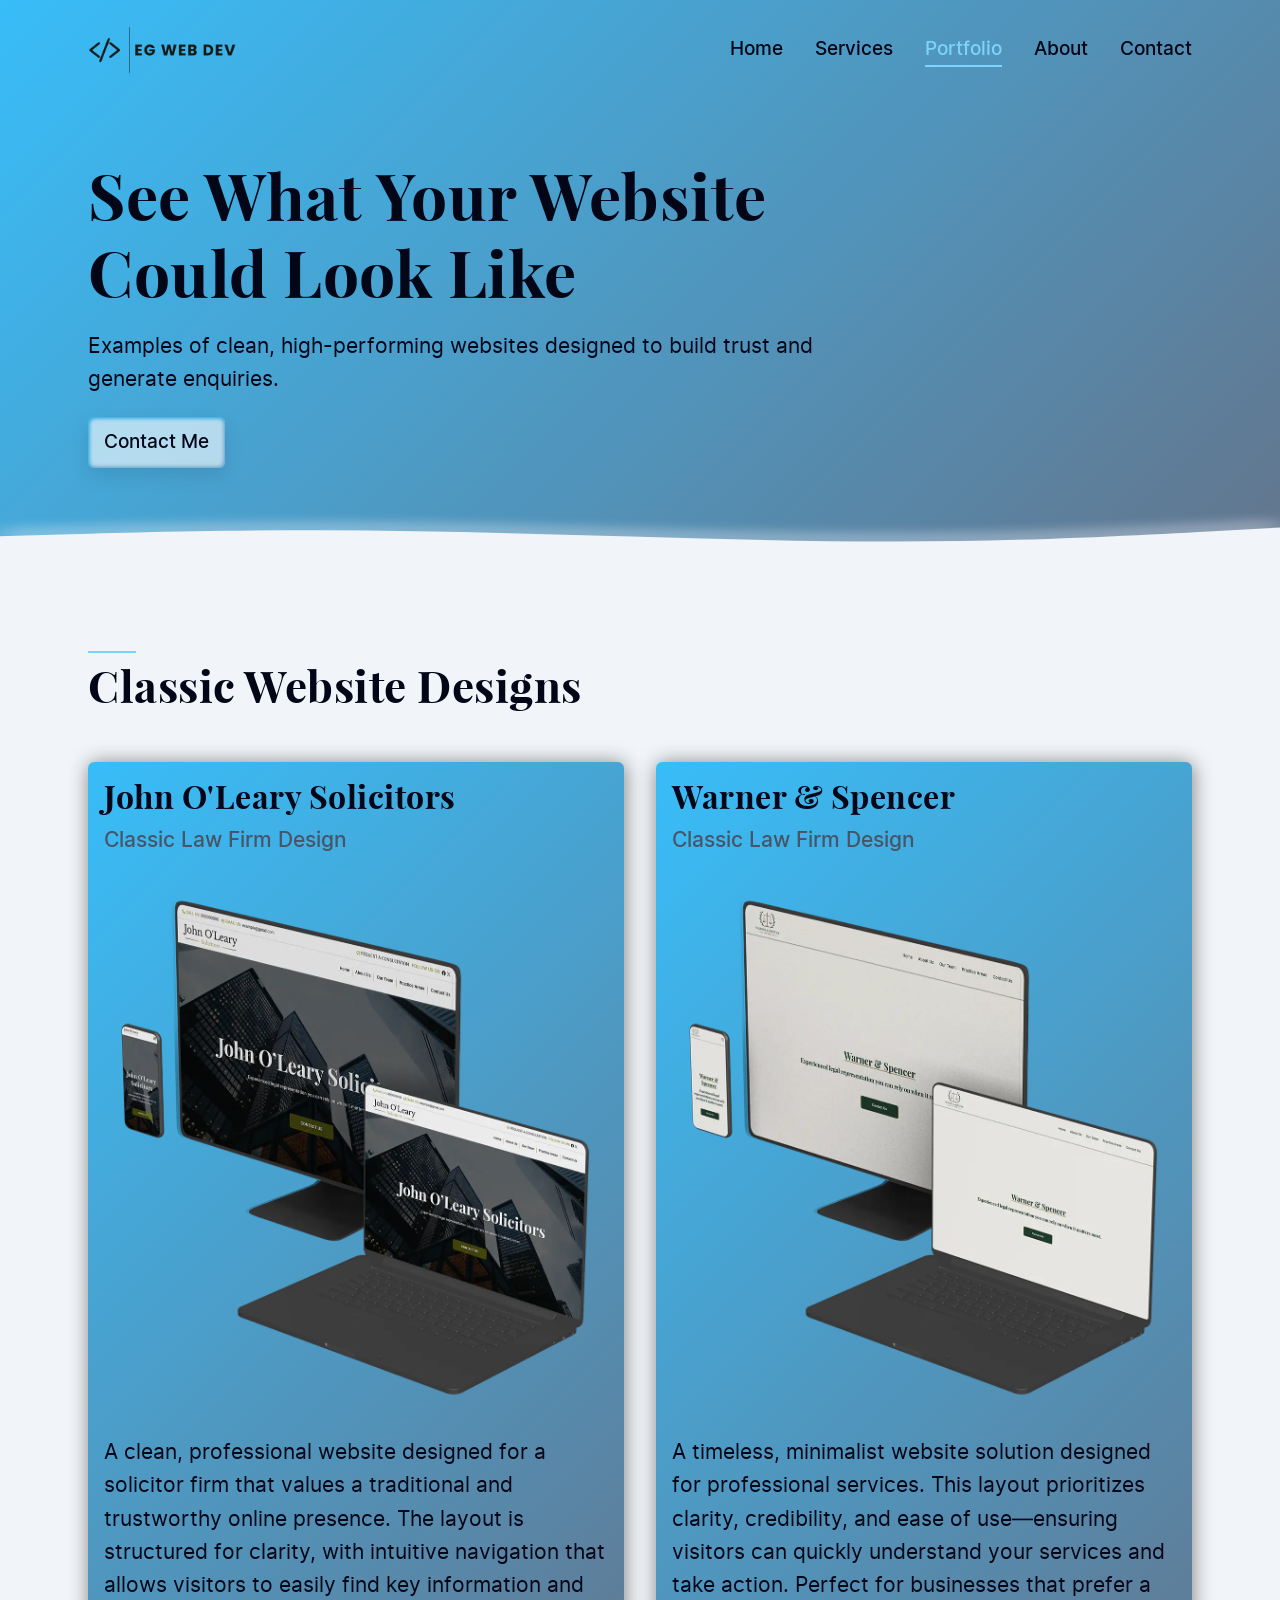
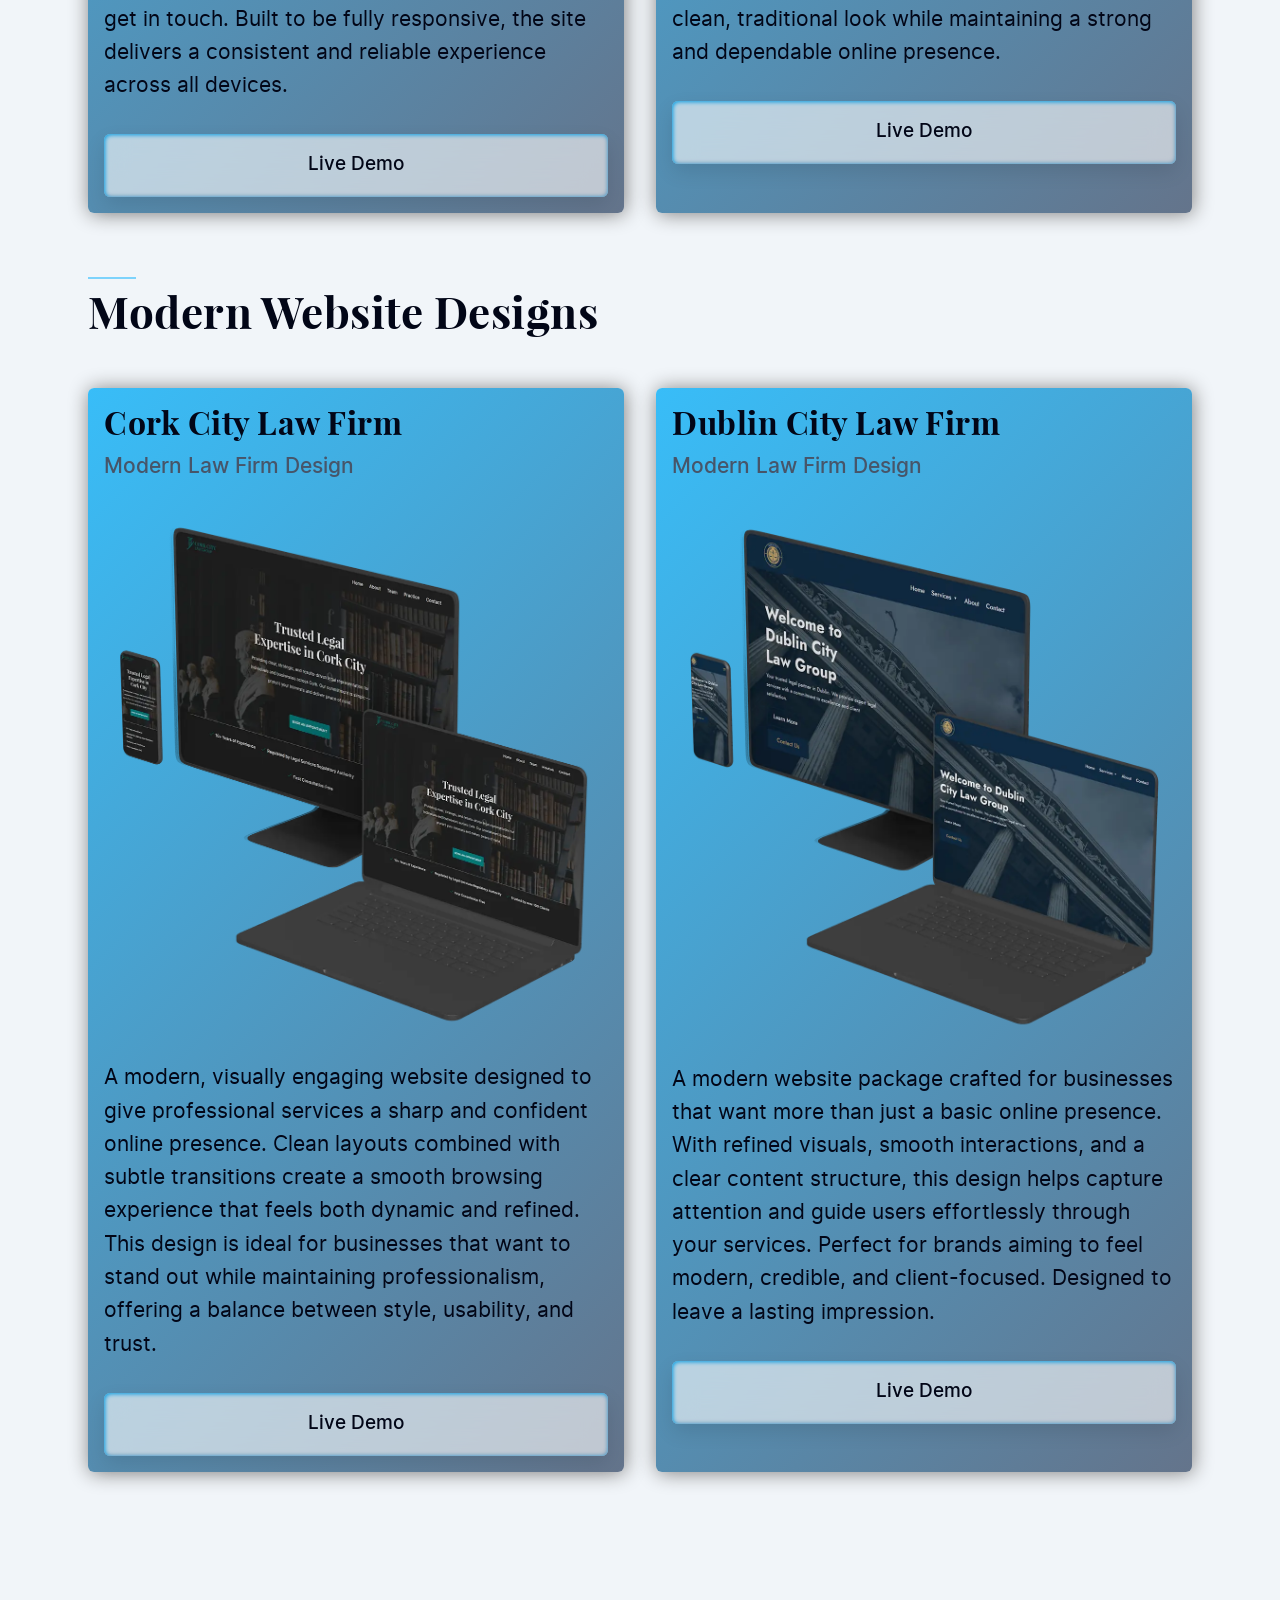
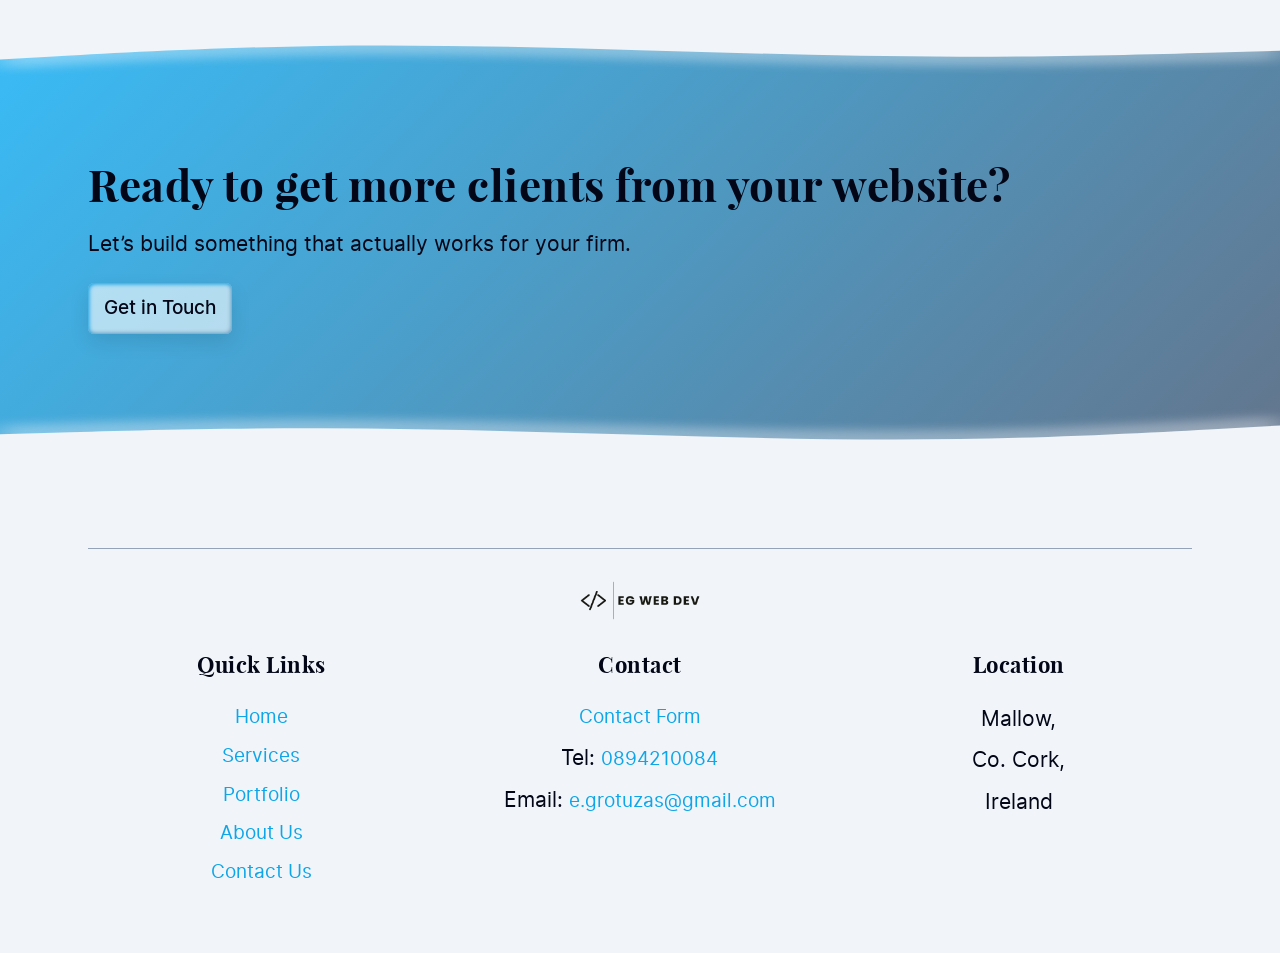
<file: portfolio.html>
<!DOCTYPE html>
<html lang="en">
<head>

    <!-- Start cookieyes banner --> 
    <script id="cookieyes" type="text/javascript" src="https://cdn-cookieyes.com/client_data/b80cb3a2808ec3fbb48a0fcf53361e4f/script.js"></script> 
    <!-- End cookieyes banner -->

    <meta charset="UTF-8">
    <meta name="viewport" content="width=device-width, initial-scale=1.0">
    <meta name="description" content="Professional, modern websites for law firms — designed to build trust, load fast, and turn visitors into clients.">

    <!-- Open Graph / Social Preview -->
    <meta property="og:title" content="EG Web Dev">
    <meta property="og:description" content="Professional, modern websites for law firms — designed to build trust, load fast, and turn visitors into clients.">
    <meta property="og:image" content="https://eg-webdev.com/assets/logos/logo.webp">
    <meta property="og:url" content="https://eg-webdev.com/">
    <meta property="og:type" content="website">

    <link rel="icon" type="image/x-icon" href="https://eg-webdev.com/assets/logos/logo.ico">
    
    <title>EG Web Dev</title>

    <script src="scripts/nav.js" defer></script>
    <script src="scripts/faq.js" defer></script>
    <link rel="stylesheet" href="styles/base.css">
    <link rel="stylesheet" href="styles/layouts.css">
    <link rel="stylesheet" href="styles/components.css">
    <link rel="stylesheet" href="styles/home.css">
    <link rel="stylesheet" href="styles/portfolio.css">

</head>

<!-- Google tag (gtag.js) -->
<script async src="https://www.googletagmanager.com/gtag/js?id=G-PFC236X6GZ"></script>
<script>
  window.dataLayer = window.dataLayer || [];
  function gtag(){dataLayer.push(arguments);}
  gtag('js', new Date());

  gtag('config', 'G-PFC236X6GZ');
</script>

<body>
    <!-- Navigation -->
    <header class="section">
        <div class="container">
            <a href="index.html"><img src="assets/logos/transpatent-logo.webp" alt="Logo"></a>

            <button type="button" class="nav-toggle" id="navToggle" aria-label="Open navigation menu">
                <span></span>
                <span></span>
                <span></span>
            </button>

            <nav id="navMenu">
                <ul>
                    <li><a href="index.html">Home</a></li>
                    <li><a href="services.html">Services</a></li>
                    <li><a href="portfolio.html">Portfolio</a></li>
                    <li><a href="about.html">About</a></li>
                    <li><a href="contact.html">Contact</a></li>
                </ul>
            </nav>
        </div>
    </header>
    <div class="overlay" id="overlay"></div>

    <main>
        <!-- Hero section -->

        <section class="hero-section portfolio-hero section flex">
            <div class="container">
                <div class="hero-content">
                    <h1>See What Your Website Could Look Like</h1>
                    <p>Examples of clean, high-performing websites designed to build trust and generate enquiries.</p>
                    <a href="contact.html" class="primary-btn">Contact Me</a>
                </div>
                
                <div class="section-separator">
                    <svg xmlns="http://www.w3.org/2000/svg" preserveAspectRatio="none" viewBox="0 0 900 650">

                        <!-- BACK LAYER (soft depth, extended to avoid blur cut) -->
                        <g style="filter: blur(10px);">
                            <path 
                                d="M0 520L37.5 516.7C75 513.3 150 506.7 225 507C300 507.3 375 514.7 450 521.3C525 528 600 534 675 530.5C750 527 825 514 862.5 507.5L900 501L900 650L0 650Z"
                                fill="var(--color-section-alt)"
                                opacity="0.35"
                            />
                        </g>

                        <!-- FRONT LAYER (clean edge) -->
                        <path 
                            d="M0 540L37.5 536.7C75 533.3 150 526.7 225 527C300 527.3 375 534.7 450 541.3C525 548 600 554 675 550.5C750 547 825 534 862.5 527.5L900 521L900 650L0 650Z"
                            fill="var(--color-main-bg)"
                        />

                    </svg>        
                </div>
            </div>
        </section>

        <section class="classic-websites section" id="classic">
            <div class="container">
                <span class="section-mark"></span>
                <h2>Classic Website Designs</h2>
                <div class="classic-designs">
                    <div class="portfolio-peace">
                        <div class="portfolio-peace-header">
                            <h3>John O'Leary Solicitors</h3>
                            <p class="portfolio-label">Classic Law Firm Design</p>
                        </div>
                        <div class="portfolio-peace-content">
                            <p>A clean, professional website designed for a solicitor firm that values a traditional and trustworthy online presence. The layout is structured for clarity, with intuitive navigation that allows visitors to easily find key information and get in touch. Built to be fully responsive, the site delivers a consistent and reliable experience across all devices.</p>
                            <div class="design-mockup">
                                <img src="assets/images/johnoleary.webp" alt="John O'Leary law firm website design">
                            </div>
                        </div>
                        <a class="primary-btn" href="https://abugelis.github.io/JohnOLearySolicitors/" target="_blank" rel="noopener noreferrer">Live Demo</a>
                    </div>

                    <div class="portfolio-peace">
                        <div class="portfolio-peace-header">
                            <h3>Warner & Spencer</h3>
                            <p class="portfolio-label">Classic Law Firm Design</p>
                        </div>
                        <div class="portfolio-peace-content">
                            <p>A timeless, minimalist website solution designed for professional services. This layout prioritizes clarity, credibility, and ease of use—ensuring visitors can quickly understand your services and take action. Perfect for businesses that prefer a clean, traditional look while maintaining a strong and dependable online presence.</p>
                            <div class="design-mockup">
                                <img src="assets/images/warnerspencer.webp" alt="John O'Leary law firm website design">
                            </div>
                        </div>
                        <a class="primary-btn" href="https://abugelis.github.io/Warner-SpencerLawFirm/" target="_blank" rel="noopener noreferrer">Live Demo</a>
                    </div>
                </div>
                
                <span class="section-mark"></span>
                <h2>Modern Website Designs</h2>

                <div class="modern-designs" id="modern">
                    <div class="portfolio-peace">
                        <div class="portfolio-peace-header">
                            <h3>Cork City Law Firm</h3>
                            <p class="portfolio-label">Modern Law Firm Design</p>
                        </div>
                        <div class="portfolio-peace-content">
                            <p>A modern, visually engaging website designed to give professional services a sharp and confident online presence. Clean layouts combined with subtle transitions create a smooth browsing experience that feels both dynamic and refined. This design is ideal for businesses that want to stand out while maintaining professionalism, offering a balance between style, usability, and trust.</p>
                            <div class="design-mockup">
                                <img src="assets/images/corklawfirm.webp" alt="John O'Leary law firm website design">
                            </div>
                        </div>
                        <a class="primary-btn" href="https://abugelis.github.io/CorkCityLawGroup/" target="_blank" rel="noopener noreferrer">Live Demo</a>
                    </div>

                    <div class="portfolio-peace">
                        <div class="portfolio-peace-header">
                            <h3>Dublin City Law Firm</h3>
                            <p class="portfolio-label">Modern Law Firm Design</p>
                        </div>
                        <div class="portfolio-peace-content">
                            <p>A modern website package crafted for businesses that want more than just a basic online presence. With refined visuals, smooth interactions, and a clear content structure, this design helps capture attention and guide users effortlessly through your services. Perfect for brands aiming to feel modern, credible, and client-focused. Designed to leave a lasting impression.</p>
                            <div class="design-mockup">
                                <img src="assets/images/dublinlawfirm.webp" alt="John O'Leary law firm website design">
                            </div>
                        </div>
                        <a class="primary-btn" href="https://abugelis.github.io/DublinCityLawGroup/" target="_blank" rel="noopener noreferrer">Live Demo</a>
                    </div>
                </div>
            </div>
        </section>

        <!-- Final CTA section-->
        <section class="final-cta section">
            <div class="container">
                <div class="section-separator top">
                    <svg xmlns="http://www.w3.org/2000/svg" preserveAspectRatio="none" viewBox="0 0 900 650">

                        <g style="filter: blur(10px);">
                            <path 
                                d="M0 520L37.5 516.7C75 513.3 150 506.7 225 507C300 507.3 375 514.7 450 521.3C525 528 600 534 675 530.5C750 527 825 514 862.5 507.5L900 501L900 650L0 650Z"
                                fill="#F8FAFC"
                                opacity="0.35"
                            />
                        </g>

                        <path 
                            d="M0 540L37.5 536.7C75 533.3 150 526.7 225 527C300 527.3 375 534.7 450 541.3C525 548 600 554 675 550.5C750 547 825 534 862.5 527.5L900 521L900 650L0 650Z"
                            fill="var(--color-main-bg)"
                        />
                    </svg>
                </div>
                <h2>Ready to get more clients from your website?</h2>
                <p>Let’s build something that actually works for your firm.</p>
                <a href="contact.html" class="primary-btn">Get in Touch</a>
                <div class="section-separator">
                    <svg xmlns="http://www.w3.org/2000/svg" preserveAspectRatio="none" viewBox="0 0 900 650">

                        <!-- BACK LAYER (soft depth, extended to avoid blur cut) -->
                        <g style="filter: blur(10px);">
                            <path 
                                d="M0 520L37.5 516.7C75 513.3 150 506.7 225 507C300 507.3 375 514.7 450 521.3C525 528 600 534 675 530.5C750 527 825 514 862.5 507.5L900 501L900 650L0 650Z"
                                fill="#F8FAFC"
                                opacity="0.35"
                            />
                        </g>

                        <!-- FRONT LAYER (clean edge) -->
                        <path 
                            d="M0 540L37.5 536.7C75 533.3 150 526.7 225 527C300 527.3 375 534.7 450 541.3C525 548 600 554 675 550.5C750 547 825 534 862.5 527.5L900 521L900 650L0 650Z"
                            fill="var(--color-main-bg)"
                        />

                    </svg>        
                </div>
            </div>
        </section>
    </main>

    <!-- Footer -->

    <footer>
        <div class="footer section">
            <div class="container">
                <div class="footer-decor-line"></div>
                <div class="footer-logo">
                    <a href="index.html"><img src="assets/logos/transpatent-logo.webp" alt="Site Logo"></a>
                </div>
                <div class="footer-content">
                    <div class="footer-quick-links">
                        <h4>Quick Links</h4>
                        <a href="index.html">Home</a>
                        <a href="services.html">Services</a>
                        <a href="portfolio.html">Portfolio</a>
                        <a href="about.html">About Us</a>
                        <a href="contact.html">Contact Us</a>
                    </div>
                    <div class="footer-contact">
                        <h4>Contact</h4>
                        <a href="contact.html">Contact Form</a>
                        <p>Tel: <a href="tel: 0894210084">0894210084</a></p>
                        <p>Email: <a href="mailto: e.grotuzas@gmail.com">e.grotuzas@gmail.com</a></p>
                    </div>
                    <div class="footer-location">
                        <h4>Location</h4>
                        <p>Mallow,</p>
                        <p>Co. Cork,</p>
                        <p>Ireland</p>
                    </div>
                    
                </div>
            </div>
        </div>
    </footer>
</body>
</html>
</file>
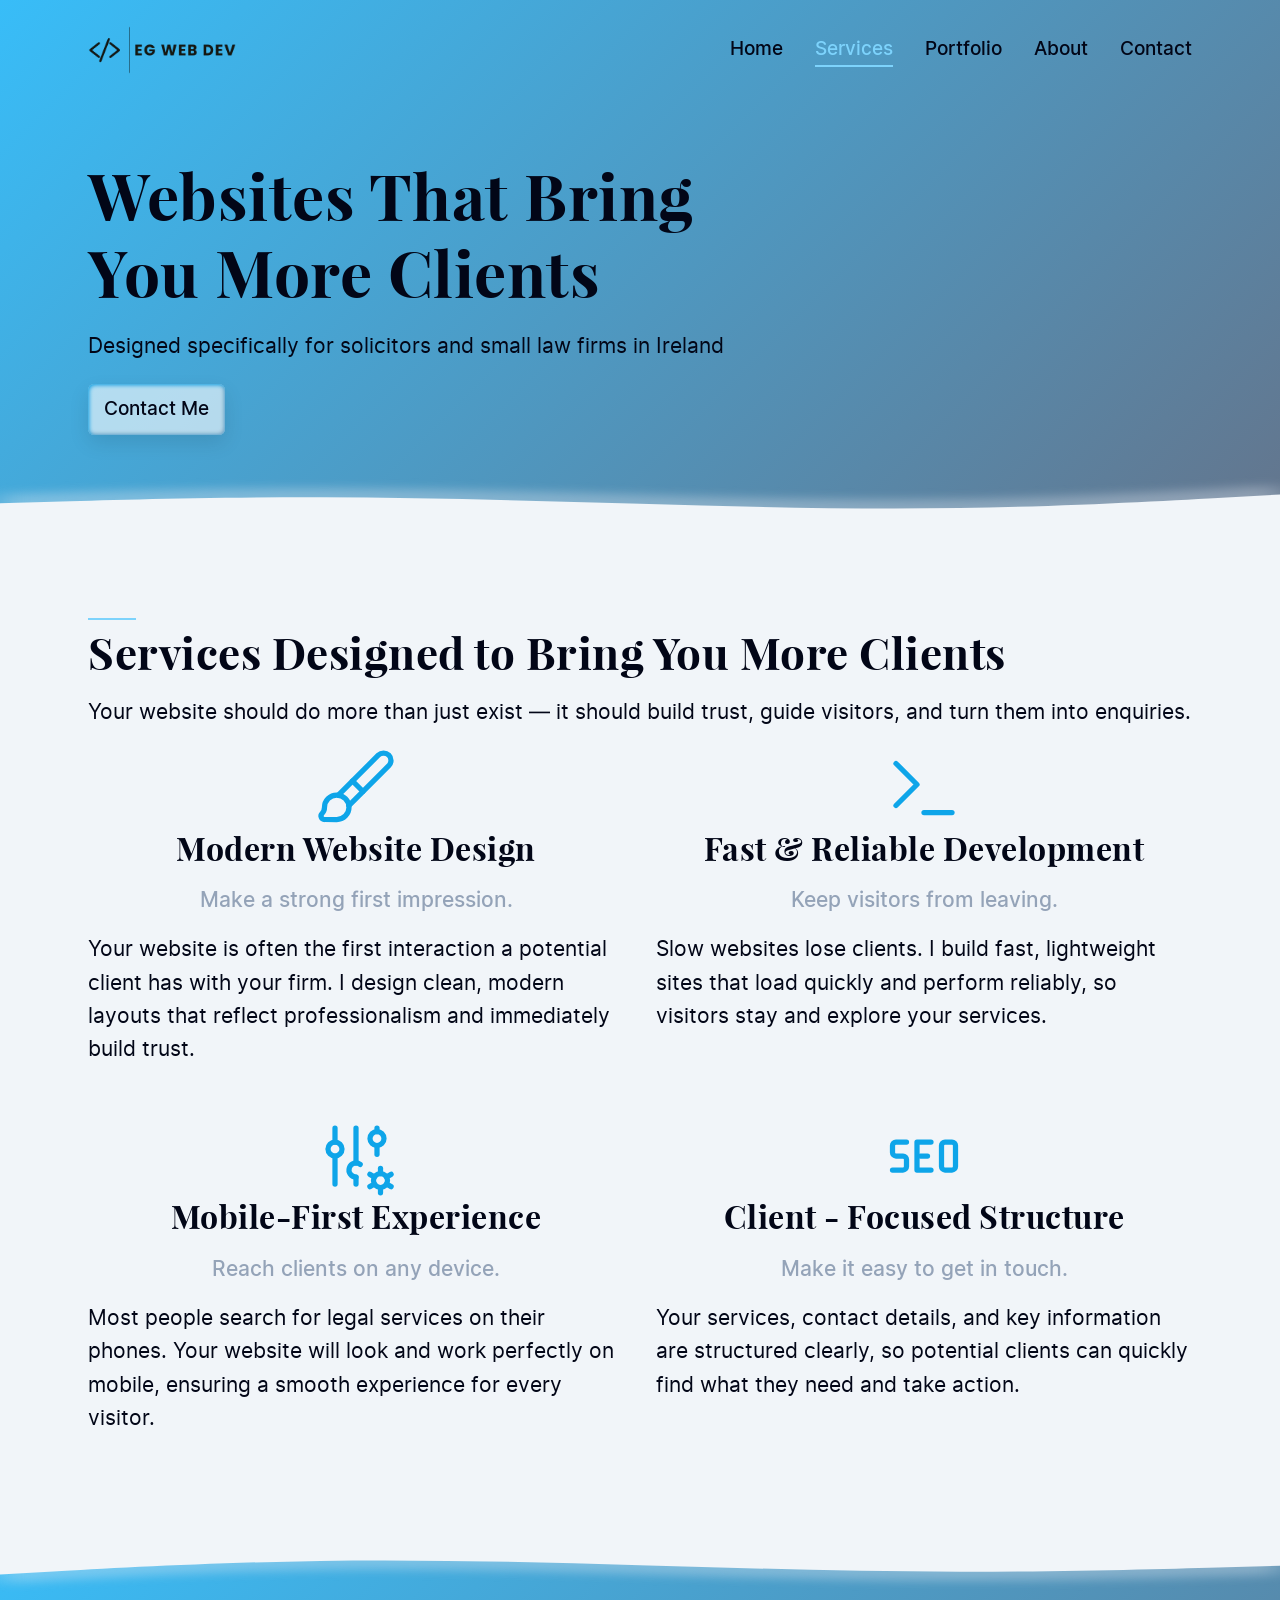
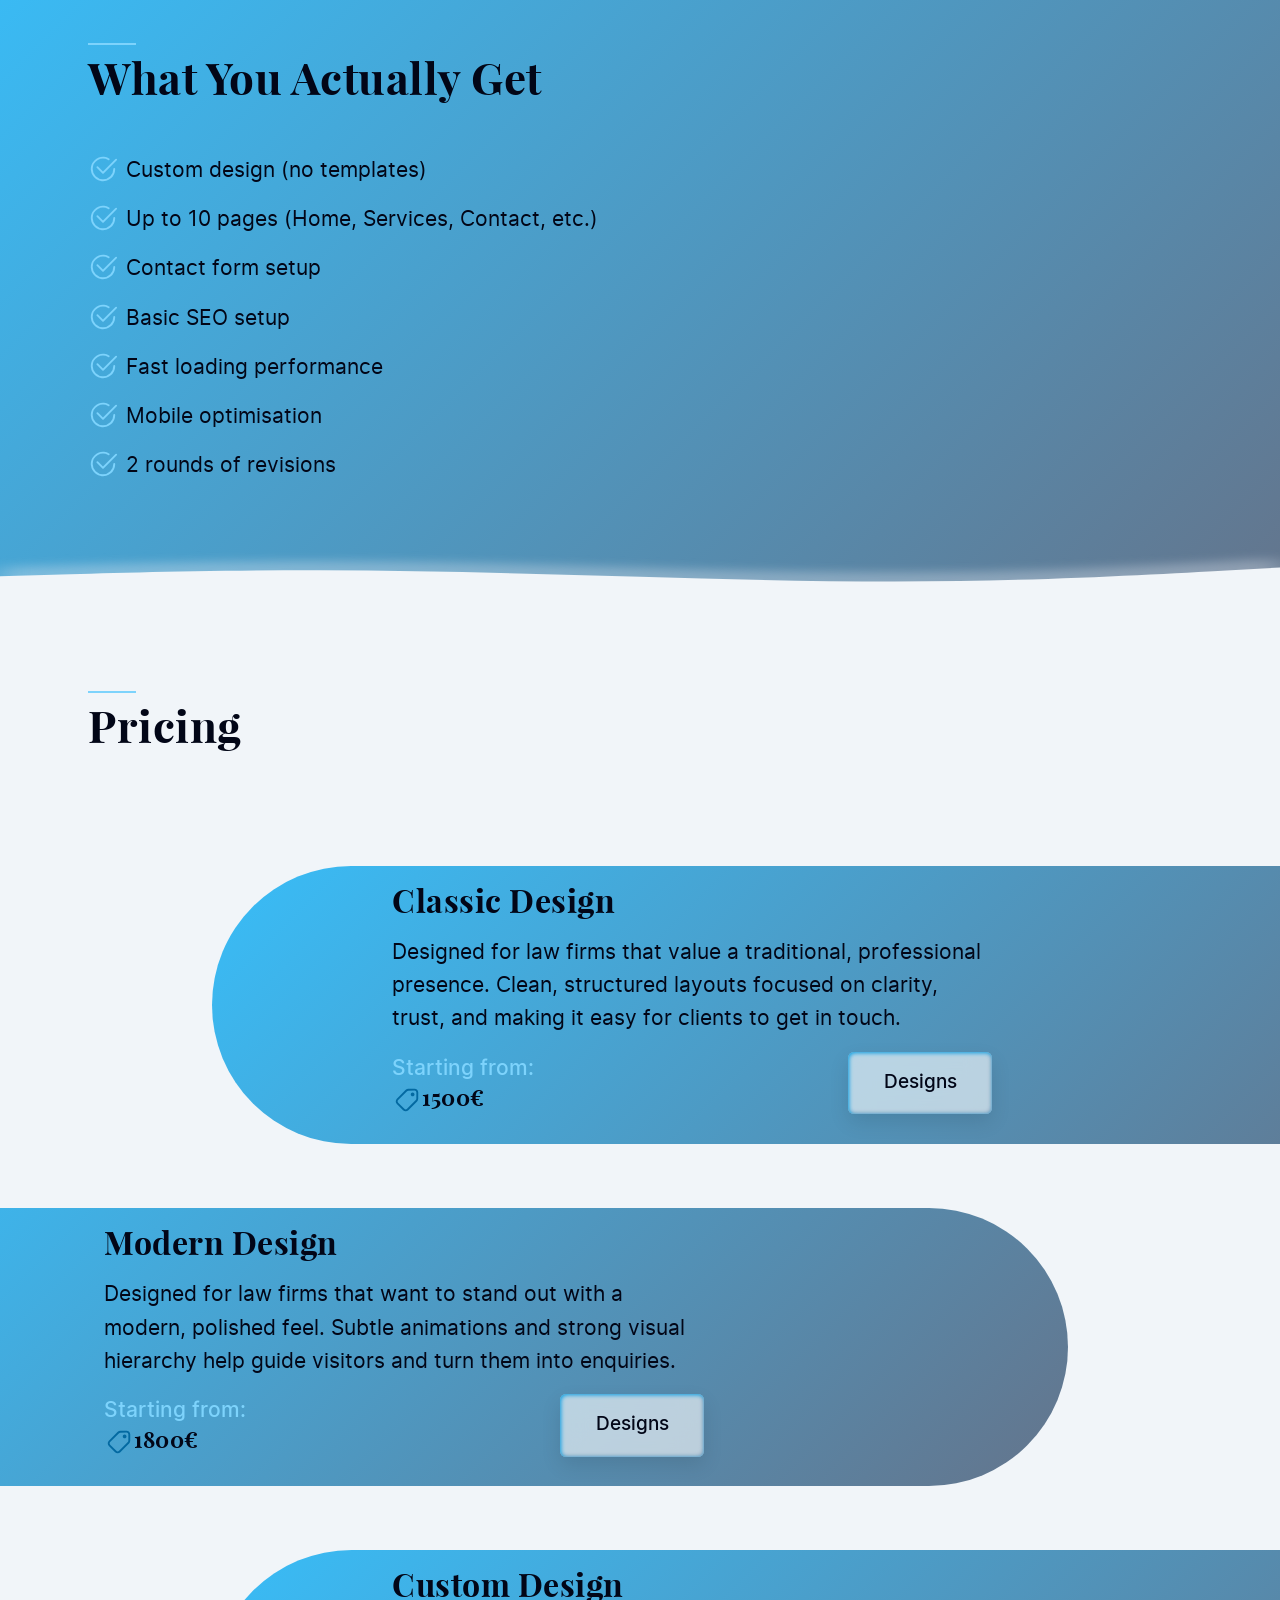
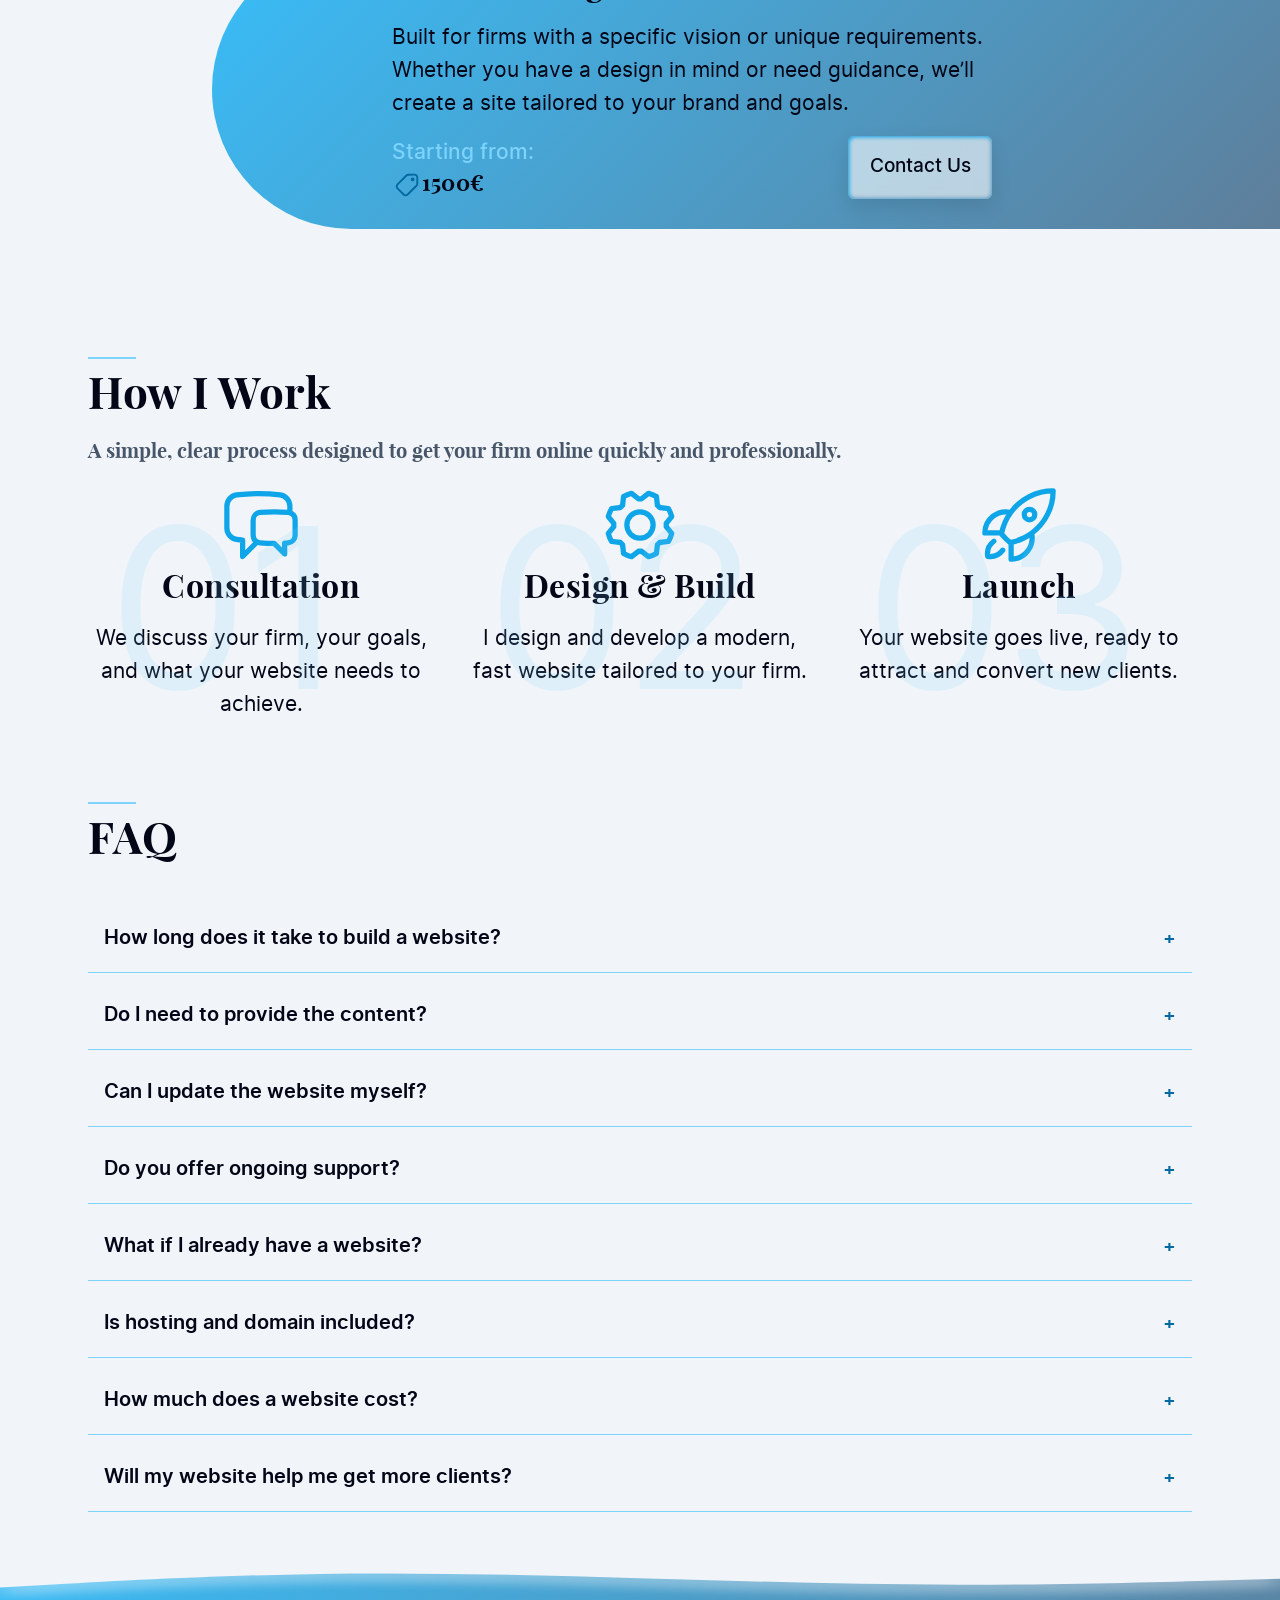
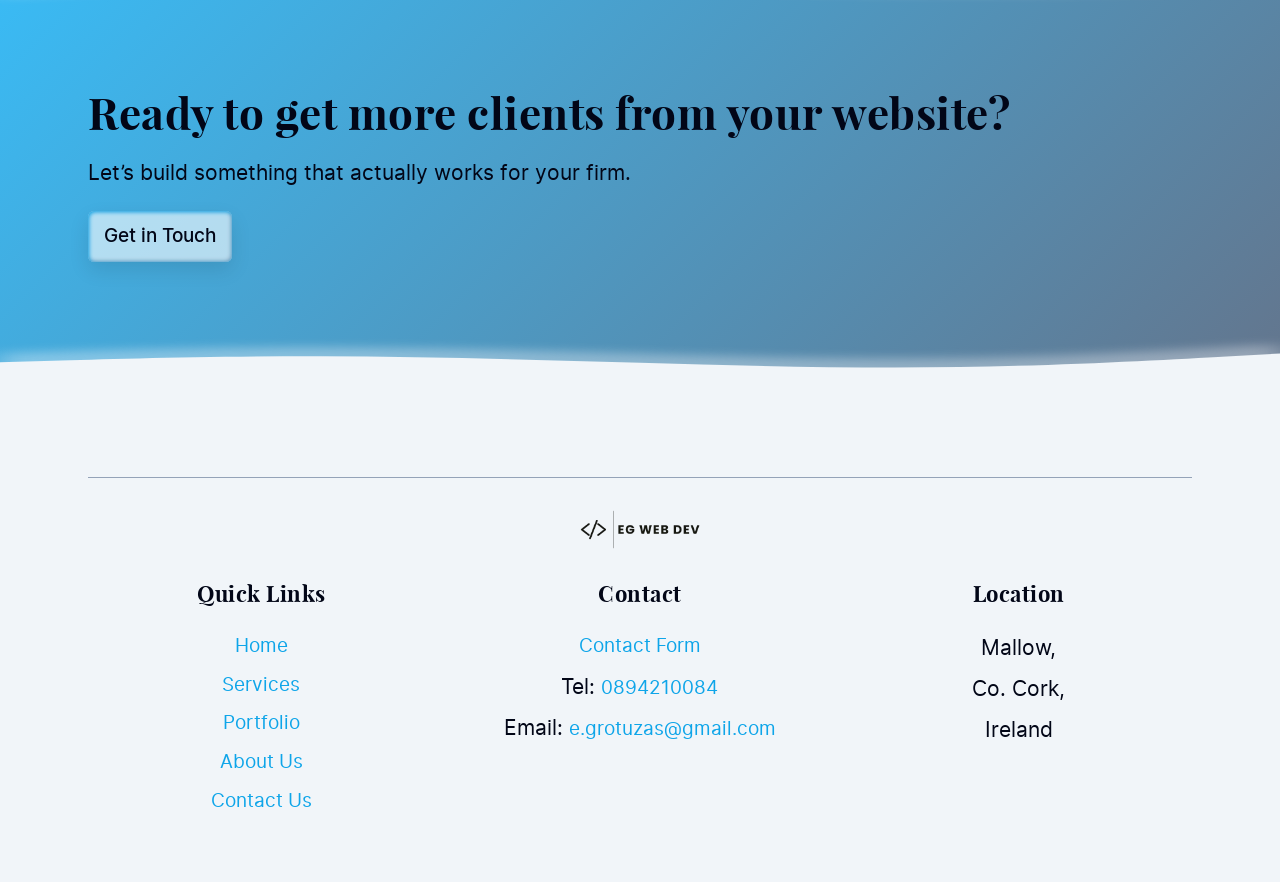
<file: services.html>
<!DOCTYPE html>
<html lang="en">
<head>

    <!-- Start cookieyes banner --> 
    <script id="cookieyes" type="text/javascript" src="https://cdn-cookieyes.com/client_data/b80cb3a2808ec3fbb48a0fcf53361e4f/script.js"></script> 
    <!-- End cookieyes banner -->

    <meta charset="UTF-8">
    <meta name="viewport" content="width=device-width, initial-scale=1.0">
    <meta name="description" content="Professional, modern websites for law firms — designed to build trust, load fast, and turn visitors into clients.">

    <!-- Open Graph / Social Preview -->
    <meta property="og:title" content="EG Web Dev">
    <meta property="og:description" content="Professional, modern websites for law firms — designed to build trust, load fast, and turn visitors into clients.">
    <meta property="og:image" content="https://eg-webdev.com/assets/logos/logo.webp">
    <meta property="og:url" content="https://eg-webdev.com/">
    <meta property="og:type" content="website">

    <link rel="icon" type="image/x-icon" href="https://eg-webdev.com/assets/logos/logo.ico">
    
    <title>EG Web Dev</title>

    <script src="scripts/nav.js" defer></script>
    <script src="scripts/faq.js" defer></script>
    <link rel="stylesheet" href="styles/base.css">
    <link rel="stylesheet" href="styles/layouts.css">
    <link rel="stylesheet" href="styles/components.css">
    <link rel="stylesheet" href="styles/home.css">
    <link rel="stylesheet" href="styles/services.css">

</head>

<!-- Google tag (gtag.js) -->
<script async src="https://www.googletagmanager.com/gtag/js?id=G-PFC236X6GZ"></script>
<script>
  window.dataLayer = window.dataLayer || [];
  function gtag(){dataLayer.push(arguments);}
  gtag('js', new Date());

  gtag('config', 'G-PFC236X6GZ');
</script>

<body>
    <!-- Navigation -->
    <header class="section">
        <div class="container">
            <a href="index.html"><img src="assets/logos/transpatent-logo.webp" alt="Logo"></a>

            <button type="button" class="nav-toggle" id="navToggle" aria-label="Open navigation menu">
                <span></span>
                <span></span>
                <span></span>
            </button>

            <nav id="navMenu">
                <ul>
                    <li><a href="index.html">Home</a></li>
                    <li><a href="services.html">Services</a></li>
                    <li><a href="portfolio.html">Portfolio</a></li>
                    <li><a href="about.html">About</a></li>
                    <li><a href="contact.html">Contact</a></li>
                </ul>
            </nav>
        </div>
    </header>
    <div class="overlay" id="overlay"></div>

    <main>
        <!-- Hero section -->

        <section class="hero-section service-hero section flex">
            <div class="container">
                <div class="hero-content">
                    <h1>Websites That Bring You More Clients</h1>
                    <p>Designed specifically for solicitors and small law firms in Ireland</p>
                    <a href="contact.html" class="primary-btn">Contact Me</a>
                </div>
                
                <div class="section-separator">
                    <svg xmlns="http://www.w3.org/2000/svg" preserveAspectRatio="none" viewBox="0 0 900 650">

                        <!-- BACK LAYER (soft depth, extended to avoid blur cut) -->
                        <g style="filter: blur(10px);">
                            <path 
                                d="M0 520L37.5 516.7C75 513.3 150 506.7 225 507C300 507.3 375 514.7 450 521.3C525 528 600 534 675 530.5C750 527 825 514 862.5 507.5L900 501L900 650L0 650Z"
                                fill="var(--color-section-alt)"
                                opacity="0.35"
                            />
                        </g>

                        <!-- FRONT LAYER (clean edge) -->
                        <path 
                            d="M0 540L37.5 536.7C75 533.3 150 526.7 225 527C300 527.3 375 534.7 450 541.3C525 548 600 554 675 550.5C750 547 825 534 862.5 527.5L900 521L900 650L0 650Z"
                            fill="var(--color-main-bg)"
                        />

                    </svg>        
                </div>
            </div>
        </section>

        <!-- Services -->

        <section class="service-section section">
            <div class="container">
                <span class="section-mark"></span>

                <h2>Services Designed to Bring You More Clients</h2>
                <p>Your website should do more than just exist — it should build trust, guide visitors, and turn them into enquiries.</p>

                <div class="services-grid">

                    <div class="service-item">
                        <svg xmlns="http://www.w3.org/2000/svg" viewBox="0 0 24 24" fill="none" stroke="currentColor" stroke-width="1.5" stroke-linecap="round" stroke-linejoin="round" ><path d="m11 10 3 3" /><path d="M6.5 21A3.5 3.5 0 1 0 3 17.5a2.62 2.62 0 0 1-.708 1.792A1 1 0 0 0 3 21z" /><path d="M9.969 17.031 21.378 5.624a1 1 0 0 0-3.002-3.002L6.967 14.031" /></svg>
                        <h3>Modern Website Design</h3>
                        <p class="service-highlight">Make a strong first impression.</p>
                        <p>Your website is often the first interaction a potential client has with your firm. I design clean, modern layouts that reflect professionalism and immediately build trust.</p>
                    </div>

                    <div class="service-item">
                        <svg xmlns="http://www.w3.org/2000/svg" viewBox="0 0 24 24" fill="none" stroke="currentColor" stroke-width="1.5" stroke-linecap="round" stroke-linejoin="round" ><path d="M12 19h8" /><path d="m4 17 6-6-6-6" /></svg>
                        <h3>Fast & Reliable Development</h3>
                        <p class="service-highlight">Keep visitors from leaving.</p>
                        <p>Slow websites lose clients. I build fast, lightweight sites that load quickly and perform reliably, so visitors stay and explore your services.</p>
                    </div>

                    <div class="service-item">
                        <svg xmlns="http://www.w3.org/2000/svg" viewBox="0 0 24 24" fill="none" stroke="currentColor" stroke-width="1.5" stroke-linecap="round" stroke-linejoin="round" ><path d="M4 10a2 2 0 1 0 4 0a2 2 0 0 0 -4 0" /><path d="M6 4v4" /><path d="M6 12v8" /><path d="M13.199 14.399a2 2 0 1 0 -1.199 3.601" /><path d="M12 4v10" /><path d="M12 18v2" /><path d="M16 7a2 2 0 1 0 4 0a2 2 0 0 0 -4 0" /><path d="M18 4v1" /><path d="M18 9v2.5" /><path d="M19.001 19m-2 0a2 2 0 1 0 4 0a2 2 0 1 0 -4 0" /><path d="M19.001 15.5v1.5" /><path d="M19.001 21v1.5" /><path d="M22.032 17.25l-1.299 .75" /><path d="M17.27 20l-1.3 .75" /><path d="M15.97 17.25l1.3 .75" /><path d="M20.733 20l1.3 .75" /></svg>
                        <h3>Mobile-First Experience</h3>
                        <p class="service-highlight">Reach clients on any device.</p>
                        <p>Most people search for legal services on their phones. Your website will look and work perfectly on mobile, ensuring a smooth experience for every visitor.</p>
                    </div>

                    <div class="service-item">
                        <svg xmlns="http://www.w3.org/2000/svg" viewBox="0 0 24 24" fill="none" stroke="currentColor" stroke-width="1.5" stroke-linecap="round" stroke-linejoin="round" ><path d="M7 8h-3a1 1 0 0 0 -1 1v2a1 1 0 0 0 1 1h2a1 1 0 0 1 1 1v2a1 1 0 0 1 -1 1h-3" /><path d="M14 16h-4v-8h4" /><path d="M11 12h2" /><path d="M17 8m0 1a1 1 0 0 1 1 -1h2a1 1 0 0 1 1 1v6a1 1 0 0 1 -1 1h-2a1 1 0 0 1 -1 -1z" /></svg>
                        <h3>Client - Focused Structure</h3>
                        <p class="service-highlight">Make it easy to get in touch.</p>
                        <p>Your services, contact details, and key information are structured clearly, so potential clients can quickly find what they need and take action.</p>
                    </div>

                </div>
            </div>
        </section>

        <section class="benefits-section section">
            <div class="container">
                <div class="section-separator top">
                    <svg xmlns="http://www.w3.org/2000/svg" preserveAspectRatio="none" viewBox="0 0 900 650">

                        <g style="filter: blur(10px);">
                            <path 
                                d="M0 520L37.5 516.7C75 513.3 150 506.7 225 507C300 507.3 375 514.7 450 521.3C525 528 600 534 675 530.5C750 527 825 514 862.5 507.5L900 501L900 650L0 650Z"
                                fill="var(--color-section-alt)"
                                opacity="0.35"
                            />
                        </g>

                        <path 
                            d="M0 540L37.5 536.7C75 533.3 150 526.7 225 527C300 527.3 375 534.7 450 541.3C525 548 600 554 675 550.5C750 547 825 534 862.5 527.5L900 521L900 650L0 650Z"
                            fill="var(--color-main-bg)"
                        />
                    </svg>
                </div>

                <span class="section-mark"></span>
                <h2>What You Actually Get</h2>
                
                <div class="benefits-list">
                    <div class="benefits-item">
                        <svg xmlns="http://www.w3.org/2000/svg" fill="currentColor" class="bi bi-check2-circle" viewBox="0 0 16 16"><path d="M2.5 8a5.5 5.5 0 0 1 8.25-4.764.5.5 0 0 0 .5-.866A6.5 6.5 0 1 0 14.5 8a.5.5 0 0 0-1 0 5.5 5.5 0 1 1-11 0"/><path d="M15.354 3.354a.5.5 0 0 0-.708-.708L8 9.293 5.354 6.646a.5.5 0 1 0-.708.708l3 3a.5.5 0 0 0 .708 0z"/></svg>
                        <p>Custom design (no templates)</p>
                    </div>
                    <div class="benefits-item">
                        <svg xmlns="http://www.w3.org/2000/svg" fill="currentColor" class="bi bi-check2-circle" viewBox="0 0 16 16"><path d="M2.5 8a5.5 5.5 0 0 1 8.25-4.764.5.5 0 0 0 .5-.866A6.5 6.5 0 1 0 14.5 8a.5.5 0 0 0-1 0 5.5 5.5 0 1 1-11 0"/><path d="M15.354 3.354a.5.5 0 0 0-.708-.708L8 9.293 5.354 6.646a.5.5 0 1 0-.708.708l3 3a.5.5 0 0 0 .708 0z"/></svg>
                        <p>Up to 10 pages (Home, Services, Contact, etc.)</p>
                    </div>
                    <div class="benefits-item">
                        <svg xmlns="http://www.w3.org/2000/svg" fill="currentColor" class="bi bi-check2-circle" viewBox="0 0 16 16"><path d="M2.5 8a5.5 5.5 0 0 1 8.25-4.764.5.5 0 0 0 .5-.866A6.5 6.5 0 1 0 14.5 8a.5.5 0 0 0-1 0 5.5 5.5 0 1 1-11 0"/><path d="M15.354 3.354a.5.5 0 0 0-.708-.708L8 9.293 5.354 6.646a.5.5 0 1 0-.708.708l3 3a.5.5 0 0 0 .708 0z"/></svg>
                        <p>Contact form setup</p>
                    </div>
                    <div class="benefits-item">
                        <svg xmlns="http://www.w3.org/2000/svg" fill="currentColor" class="bi bi-check2-circle" viewBox="0 0 16 16"><path d="M2.5 8a5.5 5.5 0 0 1 8.25-4.764.5.5 0 0 0 .5-.866A6.5 6.5 0 1 0 14.5 8a.5.5 0 0 0-1 0 5.5 5.5 0 1 1-11 0"/><path d="M15.354 3.354a.5.5 0 0 0-.708-.708L8 9.293 5.354 6.646a.5.5 0 1 0-.708.708l3 3a.5.5 0 0 0 .708 0z"/></svg>
                        <p>Basic SEO setup</p>
                    </div>
                    <div class="benefits-item">
                        <svg xmlns="http://www.w3.org/2000/svg" fill="currentColor" class="bi bi-check2-circle" viewBox="0 0 16 16"><path d="M2.5 8a5.5 5.5 0 0 1 8.25-4.764.5.5 0 0 0 .5-.866A6.5 6.5 0 1 0 14.5 8a.5.5 0 0 0-1 0 5.5 5.5 0 1 1-11 0"/><path d="M15.354 3.354a.5.5 0 0 0-.708-.708L8 9.293 5.354 6.646a.5.5 0 1 0-.708.708l3 3a.5.5 0 0 0 .708 0z"/></svg>
                        <p>Fast loading performance</p>
                    </div>
                    <div class="benefits-item">
                        <svg xmlns="http://www.w3.org/2000/svg" fill="currentColor" class="bi bi-check2-circle" viewBox="0 0 16 16"><path d="M2.5 8a5.5 5.5 0 0 1 8.25-4.764.5.5 0 0 0 .5-.866A6.5 6.5 0 1 0 14.5 8a.5.5 0 0 0-1 0 5.5 5.5 0 1 1-11 0"/><path d="M15.354 3.354a.5.5 0 0 0-.708-.708L8 9.293 5.354 6.646a.5.5 0 1 0-.708.708l3 3a.5.5 0 0 0 .708 0z"/></svg>
                        <p>Mobile optimisation</p>
                    </div>
                    <div class="benefits-item">
                        <svg xmlns="http://www.w3.org/2000/svg" fill="currentColor" class="bi bi-check2-circle" viewBox="0 0 16 16"><path d="M2.5 8a5.5 5.5 0 0 1 8.25-4.764.5.5 0 0 0 .5-.866A6.5 6.5 0 1 0 14.5 8a.5.5 0 0 0-1 0 5.5 5.5 0 1 1-11 0"/><path d="M15.354 3.354a.5.5 0 0 0-.708-.708L8 9.293 5.354 6.646a.5.5 0 1 0-.708.708l3 3a.5.5 0 0 0 .708 0z"/></svg>
                        <p>2 rounds of revisions</p>
                    </div>
                </div>

                <div class="section-separator">
                    <svg xmlns="http://www.w3.org/2000/svg" preserveAspectRatio="none" viewBox="0 0 900 650">

                        <!-- BACK LAYER (soft depth, extended to avoid blur cut) -->
                        <g style="filter: blur(10px);">
                            <path 
                                d="M0 520L37.5 516.7C75 513.3 150 506.7 225 507C300 507.3 375 514.7 450 521.3C525 528 600 534 675 530.5C750 527 825 514 862.5 507.5L900 501L900 650L0 650Z"
                                fill="var(--color-section-alt)"
                                opacity="0.35"
                            />
                        </g>

                        <!-- FRONT LAYER (clean edge) -->
                        <path 
                            d="M0 540L37.5 536.7C75 533.3 150 526.7 225 527C300 527.3 375 534.7 450 541.3C525 548 600 554 675 550.5C750 547 825 534 862.5 527.5L900 521L900 650L0 650Z"
                            fill="var(--color-main-bg)"
                        />

                    </svg>        
                </div>
            </div>
        </section>

        <section class="pricing-section section">
            <div class="container">
                <span class="section-mark"></span>
                <h2>Pricing</h2>
                <div class="pricing-list">
                    <div class="pricing-card">
                        <h3>Classic Design</h3>
                        <p>Designed for law firms that value a traditional, professional presence. Clean, structured layouts focused on clarity, trust, and making it easy for clients to get in touch.</p>
                        <div class="card-bottom">
                            <div class="price">
                                <p class="price-label">Starting from:</p>
                                <div class="price-tag">
                                    <svg viewBox="0 0 16 16" xmlns="http://www.w3.org/2000/svg" fill="currentColor"><path d="M11 6C10.4477 6 10 5.55228 10 5C10 4.44772 10.4477 4 11 4C11.5523 4 12 4.44772 12 5C12 5.55228 11.5523 6 11 6ZM2.58722 10.1357C1.80426 9.3566 1.80426 8.0934 2.58722 7.31428L7.32688 2.59785C7.70082 2.22574 8.20735 2.01572 8.73617 2.01353L11.9867 2.00002C13.1029 1.99538 14.008 2.89877 13.9999 4.00947L13.9755 7.3725C13.9717 7.89662 13.7608 8.3982 13.3884 8.76882L8.71865 13.4157C7.93569 14.1948 6.66627 14.1948 5.88331 13.4157L2.58722 10.1357ZM3.29605 8.01964C2.90458 8.4092 2.90458 9.0408 3.29606 9.43036L6.59214 12.7103C6.98362 13.0999 7.61834 13.0999 8.00982 12.7103L12.6795 8.06346C12.8658 7.87815 12.9712 7.62736 12.9731 7.3653L12.9975 4.00227C13.0016 3.44692 12.549 2.99522 11.9909 2.99754L8.74036 3.01105C8.47595 3.01215 8.22268 3.11716 8.03571 3.30321L3.29605 8.01964Z"/></svg>
                                    <h4>1500€</h4>
                                </div>
                            </div>
                            <a href="portfolio.html#classic" class="primary-btn">Designs</a>
                        </div>
                        
                    </div>
                    <div class="pricing-card-mid">
                        <h3>Modern Design</h3>
                        <p>Designed for law firms that want to stand out with a modern, polished feel. Subtle animations and strong visual hierarchy help guide visitors and turn them into enquiries.</p>
                        <div class="card-bottom">
                            <div class="price">
                                <p class="price-label">Starting from:</p>
                                <div class="price-tag">
                                    <svg viewBox="0 0 16 16" xmlns="http://www.w3.org/2000/svg" fill="currentColor"><path d="M11 6C10.4477 6 10 5.55228 10 5C10 4.44772 10.4477 4 11 4C11.5523 4 12 4.44772 12 5C12 5.55228 11.5523 6 11 6ZM2.58722 10.1357C1.80426 9.3566 1.80426 8.0934 2.58722 7.31428L7.32688 2.59785C7.70082 2.22574 8.20735 2.01572 8.73617 2.01353L11.9867 2.00002C13.1029 1.99538 14.008 2.89877 13.9999 4.00947L13.9755 7.3725C13.9717 7.89662 13.7608 8.3982 13.3884 8.76882L8.71865 13.4157C7.93569 14.1948 6.66627 14.1948 5.88331 13.4157L2.58722 10.1357ZM3.29605 8.01964C2.90458 8.4092 2.90458 9.0408 3.29606 9.43036L6.59214 12.7103C6.98362 13.0999 7.61834 13.0999 8.00982 12.7103L12.6795 8.06346C12.8658 7.87815 12.9712 7.62736 12.9731 7.3653L12.9975 4.00227C13.0016 3.44692 12.549 2.99522 11.9909 2.99754L8.74036 3.01105C8.47595 3.01215 8.22268 3.11716 8.03571 3.30321L3.29605 8.01964Z"/></svg>
                                    <h4>1800€</h4>
                                </div>
                            </div>
                            <a href="portfolio.html#modern" class="primary-btn">Designs</a>
                        </div>
                    </div>
                    <div class="pricing-card">
                        <h3>Custom Design</h3>
                        <p>Built for firms with a specific vision or unique requirements. Whether you have a design in mind or need guidance, we’ll create a site tailored to your brand and goals.</p>
                        <div class="card-bottom">
                            <div class="price">
                                <p class="price-label">Starting from:</p>
                                <div class="price-tag">
                                    <svg viewBox="0 0 16 16" xmlns="http://www.w3.org/2000/svg" fill="currentColor"><path d="M11 6C10.4477 6 10 5.55228 10 5C10 4.44772 10.4477 4 11 4C11.5523 4 12 4.44772 12 5C12 5.55228 11.5523 6 11 6ZM2.58722 10.1357C1.80426 9.3566 1.80426 8.0934 2.58722 7.31428L7.32688 2.59785C7.70082 2.22574 8.20735 2.01572 8.73617 2.01353L11.9867 2.00002C13.1029 1.99538 14.008 2.89877 13.9999 4.00947L13.9755 7.3725C13.9717 7.89662 13.7608 8.3982 13.3884 8.76882L8.71865 13.4157C7.93569 14.1948 6.66627 14.1948 5.88331 13.4157L2.58722 10.1357ZM3.29605 8.01964C2.90458 8.4092 2.90458 9.0408 3.29606 9.43036L6.59214 12.7103C6.98362 13.0999 7.61834 13.0999 8.00982 12.7103L12.6795 8.06346C12.8658 7.87815 12.9712 7.62736 12.9731 7.3653L12.9975 4.00227C13.0016 3.44692 12.549 2.99522 11.9909 2.99754L8.74036 3.01105C8.47595 3.01215 8.22268 3.11716 8.03571 3.30321L3.29605 8.01964Z"/></svg>
                                    <h4>1500€</h4>
                                </div>
                            </div>
                            <a href="contact.html" class="primary-btn">Contact Us</a>
                        </div>
                    </div>
                </div>
            </div>
        </section>

        <!-- Process section -->
        <section class="process-section section">
            <div class="container">
                <span class="section-mark"></span>
                <h2>How I Work</h2>
                <p class="sub-text">A simple, clear process designed to get your firm online quickly and professionally.</p>

                <div class="process-steps">
                    <div class="process-step">
                        <svg xmlns="http://www.w3.org/2000/svg" fill="none" viewBox="0 0 24 24" stroke-width="1.5" stroke="currentColor" aria-hidden="true" data-slot="icon"><path stroke-linecap="round" stroke-linejoin="round" d="M20.25 8.511c.884.284 1.5 1.128 1.5 2.097v4.286c0 1.136-.847 2.1-1.98 2.193-.34.027-.68.052-1.02.072v3.091l-3-3c-1.354 0-2.694-.055-4.02-.163a2.115 2.115 0 0 1-.825-.242m9.345-8.334a2.126 2.126 0 0 0-.476-.095 48.64 48.64 0 0 0-8.048 0c-1.131.094-1.976 1.057-1.976 2.192v4.286c0 .837.46 1.58 1.155 1.951m9.345-8.334V6.637c0-1.621-1.152-3.026-2.76-3.235A48.455 48.455 0 0 0 11.25 3c-2.115 0-4.198.137-6.24.402-1.608.209-2.76 1.614-2.76 3.235v6.226c0 1.621 1.152 3.026 2.76 3.235.577.075 1.157.14 1.74.194V21l4.155-4.155"/></svg>
                        <h3>Consultation</h3>
                        <p>We discuss your firm, your goals, and what your website needs to achieve.</p>
                    </div>

                    <div class="process-step">
                        <svg xmlns="http://www.w3.org/2000/svg" viewBox="0 0 256 256" fill="currentColor"><path d="M128,80a48,48,0,1,0,48,48A48.05,48.05,0,0,0,128,80Zm0,80a32,32,0,1,1,32-32A32,32,0,0,1,128,160Zm88-29.84q.06-2.16,0-4.32l14.92-18.64a8,8,0,0,0,1.48-7.06,107.21,107.21,0,0,0-10.88-26.25,8,8,0,0,0-6-3.93l-23.72-2.64q-1.48-1.56-3-3L186,40.54a8,8,0,0,0-3.94-6,107.71,107.71,0,0,0-26.25-10.87,8,8,0,0,0-7.06,1.49L130.16,40Q128,40,125.84,40L107.2,25.11a8,8,0,0,0-7.06-1.48A107.6,107.6,0,0,0,73.89,34.51a8,8,0,0,0-3.93,6L67.32,64.27q-1.56,1.49-3,3L40.54,70a8,8,0,0,0-6,3.94,107.71,107.71,0,0,0-10.87,26.25,8,8,0,0,0,1.49,7.06L40,125.84Q40,128,40,130.16L25.11,148.8a8,8,0,0,0-1.48,7.06,107.21,107.21,0,0,0,10.88,26.25,8,8,0,0,0,6,3.93l23.72,2.64q1.49,1.56,3,3L70,215.46a8,8,0,0,0,3.94,6,107.71,107.71,0,0,0,26.25,10.87,8,8,0,0,0,7.06-1.49L125.84,216q2.16.06,4.32,0l18.64,14.92a8,8,0,0,0,7.06,1.48,107.21,107.21,0,0,0,26.25-10.88,8,8,0,0,0,3.93-6l2.64-23.72q1.56-1.48,3-3L215.46,186a8,8,0,0,0,6-3.94,107.71,107.71,0,0,0,10.87-26.25,8,8,0,0,0-1.49-7.06Zm-16.1-6.5a73.93,73.93,0,0,1,0,8.68,8,8,0,0,0,1.74,5.48l14.19,17.73a91.57,91.57,0,0,1-6.23,15L187,173.11a8,8,0,0,0-5.1,2.64,74.11,74.11,0,0,1-6.14,6.14,8,8,0,0,0-2.64,5.1l-2.51,22.58a91.32,91.32,0,0,1-15,6.23l-17.74-14.19a8,8,0,0,0-5-1.75h-.48a73.93,73.93,0,0,1-8.68,0,8,8,0,0,0-5.48,1.74L100.45,215.8a91.57,91.57,0,0,1-15-6.23L82.89,187a8,8,0,0,0-2.64-5.1,74.11,74.11,0,0,1-6.14-6.14,8,8,0,0,0-5.1-2.64L46.43,170.6a91.32,91.32,0,0,1-6.23-15l14.19-17.74a8,8,0,0,0,1.74-5.48,73.93,73.93,0,0,1,0-8.68,8,8,0,0,0-1.74-5.48L40.2,100.45a91.57,91.57,0,0,1,6.23-15L69,82.89a8,8,0,0,0,5.1-2.64,74.11,74.11,0,0,1,6.14-6.14A8,8,0,0,0,82.89,69L85.4,46.43a91.32,91.32,0,0,1,15-6.23l17.74,14.19a8,8,0,0,0,5.48,1.74,73.93,73.93,0,0,1,8.68,0,8,8,0,0,0,5.48-1.74L155.55,40.2a91.57,91.57,0,0,1,15,6.23L173.11,69a8,8,0,0,0,2.64,5.1,74.11,74.11,0,0,1,6.14,6.14,8,8,0,0,0,5.1,2.64l22.58,2.51a91.32,91.32,0,0,1,6.23,15l-14.19,17.74A8,8,0,0,0,199.87,123.66Z"/></svg>
                        <h3>Design & Build</h3>
                        <p>I design and develop a modern, fast website tailored to your firm.</p>
                    </div>

                    <div class="process-step">
                        <svg xmlns="http://www.w3.org/2000/svg" fill="none" viewBox="0 0 24 24" stroke-width="1.5" stroke="currentColor" aria-hidden="true" data-slot="icon"><path stroke-linecap="round" stroke-linejoin="round" d="M15.59 14.37a6 6 0 0 1-5.84 7.38v-4.8m5.84-2.58a14.98 14.98 0 0 0 6.16-12.12A14.98 14.98 0 0 0 9.631 8.41m5.96 5.96a14.926 14.926 0 0 1-5.841 2.58m-.119-8.54a6 6 0 0 0-7.381 5.84h4.8m2.581-5.84a14.927 14.927 0 0 0-2.58 5.84m2.699 2.7c-.103.021-.207.041-.311.06a15.09 15.09 0 0 1-2.448-2.448 14.9 14.9 0 0 1 .06-.312m-2.24 2.39a4.493 4.493 0 0 0-1.757 4.306 4.493 4.493 0 0 0 4.306-1.758M16.5 9a1.5 1.5 0 1 1-3 0 1.5 1.5 0 0 1 3 0Z"/></svg>
                        <h3>Launch</h3>
                        <p>Your website goes live, ready to attract and convert new clients.</p>
                    </div>
                </div>
            </div>
        </section>

        <section class="container faq-section">
            <div class="faq">
                <div class="faq-header">
                    <span class="section-mark"></span>
                    <h2>FAQ</h2>
                </div>
                
                <div class="faq-flex">
                    <div class="faq-item">
                        <button class="faq-question">
                            How long does it take to build a website?
                            <span class="faq-icon">+</span>
                        </button>
                        <div class="faq-answer">
                            <p>Most projects take between 2–4 weeks, depending on the size of the site and how quickly content is provided. I keep the process simple and communicate clearly at every step.</p>
                        </div>
                    </div>

                    <div class="faq-item">
                        <button class="faq-question">
                            Do I need to provide the content?
                            <span class="faq-icon">+</span>
                        </button>
                        <div class="faq-answer">
                            <p>You can provide your own content, or I can help guide you on what works best. If needed, I can also assist with structuring and refining your text to ensure it’s clear and professional.</p>
                        </div>
                    </div>

                    <div class="faq-item">
                        <button class="faq-question">
                            Can I update the website myself?
                            <span class="faq-icon">+</span>
                        </button>
                        <div class="faq-answer">
                            <p>Your website is built as a custom-coded solution rather than using a page builder, which allows for better performance, security, and a more professional result.
                                <br><br>
                                If you ever need changes or updates, I can handle them quickly for you.</p>
                        </div>
                    </div>

                    <div class="faq-item">
                        <button class="faq-question">
                            Do you offer ongoing support?
                            <span class="faq-icon">+</span>
                        </button>
                        <div class="faq-answer">
                            <p>Yes — I offer ongoing support and maintenance options to keep your website secure, updated, and running smoothly.</p>
                        </div>
                    </div>

                    <div class="faq-item">
                        <button class="faq-question">
                            What if I already have a website?
                            <span class="faq-icon">+</span>
                        </button>
                        <div class="faq-answer">
                            <p>No problem. I can redesign your existing website to improve its appearance, performance, and usability while keeping what already works.</p>
                        </div>
                    </div>

                    <div class="faq-item">
                        <button class="faq-question">
                            Is hosting and domain included?
                            <span class="faq-icon">+</span>
                        </button>
                        <div class="faq-answer">
                            <p>Hosting and domain can be arranged for you, or I can work with your existing provider. I’ll guide you through the best option for your needs.</p>
                        </div>
                    </div>

                    <div class="faq-item">
                        <button class="faq-question">
                            How much does a website cost?
                            <span class="faq-icon">+</span>
                        </button>
                        <div class="faq-answer">
                            <p>Pricing depends on the scope and requirements of your project. The packages listed give a starting point, and I’m happy to provide a custom quote based on your needs.</p>
                        </div>
                    </div>

                    <div class="faq-item">
                        <button class="faq-question">
                            Will my website help me get more clients?
                            <span class="faq-icon">+</span>
                        </button>
                        <div class="faq-answer">
                            <p>The goal is to create a professional, trustworthy online presence that makes it easy for potential clients to contact you. While no one can guarantee results, the site will be built with conversion and clarity in mind.</p>
                        </div>
                    </div>
                </div>
            </div>
        </section>

        <!-- Final CTA section-->
        <section class="final-cta section">
            <div class="container">
                <div class="section-separator top">
                    <svg xmlns="http://www.w3.org/2000/svg" preserveAspectRatio="none" viewBox="0 0 900 650">

                        <g style="filter: blur(10px);">
                            <path 
                                d="M0 520L37.5 516.7C75 513.3 150 506.7 225 507C300 507.3 375 514.7 450 521.3C525 528 600 534 675 530.5C750 527 825 514 862.5 507.5L900 501L900 650L0 650Z"
                                fill="#F8FAFC"
                                opacity="0.35"
                            />
                        </g>

                        <path 
                            d="M0 540L37.5 536.7C75 533.3 150 526.7 225 527C300 527.3 375 534.7 450 541.3C525 548 600 554 675 550.5C750 547 825 534 862.5 527.5L900 521L900 650L0 650Z"
                            fill="var(--color-main-bg)"
                        />
                    </svg>
                </div>
                <h2>Ready to get more clients from your website?</h2>
                <p>Let’s build something that actually works for your firm.</p>
                <a href="contact.html" class="primary-btn">Get in Touch</a>
                <div class="section-separator">
                    <svg xmlns="http://www.w3.org/2000/svg" preserveAspectRatio="none" viewBox="0 0 900 650">

                        <!-- BACK LAYER (soft depth, extended to avoid blur cut) -->
                        <g style="filter: blur(10px);">
                            <path 
                                d="M0 520L37.5 516.7C75 513.3 150 506.7 225 507C300 507.3 375 514.7 450 521.3C525 528 600 534 675 530.5C750 527 825 514 862.5 507.5L900 501L900 650L0 650Z"
                                fill="#F8FAFC"
                                opacity="0.35"
                            />
                        </g>

                        <!-- FRONT LAYER (clean edge) -->
                        <path 
                            d="M0 540L37.5 536.7C75 533.3 150 526.7 225 527C300 527.3 375 534.7 450 541.3C525 548 600 554 675 550.5C750 547 825 534 862.5 527.5L900 521L900 650L0 650Z"
                            fill="var(--color-main-bg)"
                        />

                    </svg>        
                </div>
            </div>
        </section>
    </main>

    <!-- Footer -->

    <footer>
        <div class="footer section">
            <div class="container">
                <div class="footer-decor-line"></div>
                <div class="footer-logo">
                    <a href="index.html"><img src="assets/logos/transpatent-logo.webp" alt="Site Logo"></a>
                </div>
                <div class="footer-content">
                    <div class="footer-quick-links">
                        <h4>Quick Links</h4>
                        <a href="index.html">Home</a>
                        <a href="services.html">Services</a>
                        <a href="portfolio.html">Portfolio</a>
                        <a href="about.html">About Us</a>
                        <a href="contact.html">Contact Us</a>
                    </div>
                    <div class="footer-contact">
                        <h4>Contact</h4>
                        <a href="contact.html">Contact Form</a>
                        <p>Tel: <a href="tel: 0894210084">0894210084</a></p>
                        <p>Email: <a href="mailto: e.grotuzas@gmail.com">e.grotuzas@gmail.com</a></p>
                    </div>
                    <div class="footer-location">
                        <h4>Location</h4>
                        <p>Mallow,</p>
                        <p>Co. Cork,</p>
                        <p>Ireland</p>
                    </div>
                    
                </div>
            </div>
        </div>
    </footer>
</body>
</html>
</file>
<file: styles/base.css>
/* ---------------------------- CSS RESET ------------------------------- */
*, *::before, *::after {
    box-sizing: border-box;
}

* {
    margin: 0;
    padding: 0;
}

html {
    overflow-x: hidden;
    scroll-behavior: smooth;
    background-color: #FAF7F2;
}

body {
    min-height: 100vh;
    overflow-x: hidden;
}

/* ---------------------------- ELEMENTS ------------------------------- */
img {
    max-width: 100%;
    height: auto;
    display: block;
}

ul, ol {
    list-style: none;
}

h1, h2, h3, h4, h5, h6 {
    text-wrap: balance;
}

a:focus {
    outline: 2px solid #1E1E1E;
    outline-offset: 2px;
}

button {
    cursor: pointer;
    border: none;
    background: none;
    font-family: inherit;
}

/* ---------------------------- FONTS ------------------------------- */
@font-face {
    font-family: "Inter";
    src: url("../assets/fonts/inter-regular-webfont.woff2") format("woff2");
    font-weight: 400;
    font-style: normal;
    font-display: swap;
}

@font-face {
    font-family: "Inter";
    src: url("../assets/fonts/inter-medium-webfont.woff2") format("woff2");
    font-weight: 500;
    font-style: normal;
    font-display: swap;
}

@font-face {
    font-family: "Inter";
    src: url("../assets/fonts/inter-semibold-webfont.woff2") format("woff2");
    font-weight: 600;
    font-style: normal;
    font-display: swap;
}

@font-face {
    font-family: "Playfair Display";
    src: url("../assets/fonts/playfairdisplay-bold-webfont.woff2") format("woff2");
    font-weight: 700;
    font-style: normal;
    font-display: swap;
}

/* ---------------------------- VARIABLES ------------------------------- */
:root {
    /* Colors */
    --color-main-bg: #F1F5F9;
    --color-section-alt: #E2E8F0;
    --color-text: #020617;

    --color-accent-primary: #0EA5E9;
    --color-accent-secondary: #94A3B8;

    --color-secondary-light: #E0F2FE;
    --color-secondary-medium: #7DD3FC;
    --color-secondary-dark: #0369A1;

    --color-text-muted: #475569;

    --color-glass-light: rgba(255,255,255,0.6);
    --color-glass-medium: rgba(255,255,255,0.35);

    --gradient-primary: linear-gradient(135deg, #38BDF8, #64748B);

    /* Typography */
    --font-primary: 'Inter', sans-serif;
    --font-secondary: 'Playfair Display', serif;

    --font-weight-regular: 400;
    --font-weight-medium: 500;
    --font-weight-bold: 700;

    /* Font Sizes */
    --fs-h1: 3rem;
    --fs-h2: 2.25rem;
    --fs-h3: 1.75rem;
    --fs-h4: 1.5rem;
    --fs-h5: 1.25rem;
    --fs-h6: 1rem;
    --fs-body: 1rem;
    --fs-small: 0.875rem;

    /* Line Heights */
    --lh-h1: 1.2;
    --lh-h2: 1.3;
    --lh-h3: 1.35;
    --lh-body: 1.6;

    /* Letter Spacing */
    --ls-heading: 0.5px;
    --ls-body: 0px;

    /* Layout */
    --container-width: 1200px;
    --container-padding: 1rem;

    /* Section spacing */
    --space-section: 3rem;
    --space-section-lg: 6rem;

    --section-heading-padding: 1rem;

    /* UI */
    --header-height: 100px;
    --logo-size: 120px;
    --icon-size: 84px;

    --radius: 6px;
    --shadow: 0 8px 20px rgba(0,0,0,0.08);

    /* Transitions */
    --transition-fast: 0.2s ease;
    --transition-medium: 0.3s ease;
    --transition-slow: 0.5s ease;
}

/* ---------------------------- TYPOGRAPHY ------------------------------- */
body {
    font-family: var(--font-primary);
    font-weight: var(--font-weight-regular);
    font-size: var(--fs-body);
    line-height: var(--lh-body);
    letter-spacing: var(--ls-body);
    color: var(--color-text);
    background-color: var(--color-main-bg);
}

h1,h2,h3,h4,h5,h6 {
    font-family: var(--font-secondary);
    font-weight: var(--font-weight-bold);
    line-height: 1.2;
    letter-spacing: var(--ls-heading);
    color: var(--color-text);
    margin-bottom: 1rem;
}

p {
    margin-bottom: 1rem;
}

h1 {
    font-size: var(--fs-h1);
}

h2 {
    font-size: var(--fs-h2);
}

h3 {
    font-size: var(--fs-h3);
}

h4 {
    font-size: var(--fs-h4);
}

h5 {
    font-size: var(--fs-h5);
}

p {
    font-size: var(--fs-body);
}

.sub-text {
    color: var(--color-text-muted);
    font-size: var(--fs-h5);
    font-family: var(--font-secondary);
}

/* ---------------------------- LAYOUT SYSTEM ------------------------------- */

/* Horizontal container ONLY */
.container {
    width: 100%;
    max-width: var(--container-width);
    margin-inline: auto;
    padding-inline: var(--container-padding);
}

/* Vertical spacing (sections) */
.section {
    padding-block: var(--space-section);
}

.section-lg {
    padding-block: var(--space-section-lg);
}

/* Section headings */
.section-heading {
    margin-bottom: var(--section-heading-padding);
}

/* Header height */
header {
    height: var(--header-height);
}

/* ---------------------------- IMAGES ------------------------------- */
img {
    display: block;
    max-width: 100%;
}

/* ---------------------------- UTILITIES ------------------------------- */
.flex {
    display: flex;
}

.flex-center {
    display: flex;
    align-items: center;
    justify-content: center;
}

.text-center {
    text-align: center;
}

/* ---------------------------- RESPONSIVE ------------------------------- */

/* Tablet */
@media (min-width: 768px) {
    :root {
        --container-padding: 2rem;
        --space-section: 5rem;
        --space-section-lg: 7rem;

        --fs-h1: 3.5rem;
        --fs-h2: 2.5rem;
        --fs-h3: 2rem;
    }

    p {
        font-size: 1.2rem;
    }
}

/* Desktop */
@media (min-width: 1024px) {
    :root {
        --container-padding: 3rem;
        --space-section: 4rem;
        --space-section-lg: 8rem;

        --fs-h1: 4rem;
        --fs-h2: 2.75rem;
        --fs-h3: 2rem;
        --fs-h4: 1.4rem;
    }

    a {
        font-size: 1.2rem;
    }

    p {
        font-size: 1.3rem;
    }
}

/* Large screens */
@media (min-width: 1440px) {
    :root {
        --container-padding: 4rem;
    }

    h1 { font-size: 4.5rem; }
    h2 { font-size: 3rem; }
    h3 { font-size: 2.5rem; }

    a { font-size: 1.6rem; }
    p { font-size: 1.4rem; }
}

@media (min-width: 1920px) {
    :root {
        --container-padding: 0rem;
        --container-width: 1600px;
    }

    h1 { font-size: 4.5rem; }
    h2 { font-size: 3rem; }
    h3 { font-size: 2rem; }
    h4 {font-size: 1.8rem;}

    a { font-size: 1.6rem; }
    p { font-size: 1.4rem; }
}

/* Mobile utilities */
@media (max-width: 767px) {
    .flex {
        flex-direction: column;
    }
}
</file>
<file: styles/layouts.css>
/* ----------------- HEADER -------------------- */

header {
    width: 100%;
    height: var(--header-height);
    background: transparent;
    backdrop-filter: none;
    color: var(--color-text);

    position: fixed;
    z-index: 9999;
}

header .container {
    height: var(--header-height);
    display: flex;
    justify-content: space-between;
    align-items: center;
}

header.scrolled {
    
    padding-top: 0.25rem;
    backdrop-filter: blur(12px);
    -webkit-backdrop-filter: blur(12px);
    box-shadow: 0 1px 8px black;
}

/* Logo */
header img {
    height: var(--logo-size);
    width: var(--logo-size);
    object-fit: contain;
}

/* ---------------- NAV ---------------- */
header nav {
    display: flex;
}

/* NAV LIST */
header nav ul {
    display: flex;
    gap: 2rem;
    list-style: none;
}

/* LINKS */
header a {
    color: var(--color-text);
    font-weight: var(--font-weight-medium);
    text-decoration: none;
    transition: color var(--transition-medium);
}

header a:hover,
header a:focus {
    color: var(--color-secondary-dark);
}

#navMenu a.active {
    color: var(--color-secondary-medium);
}

/* ---------------- HAMBURGER BUTTON ---------------- */
.nav-toggle {
    display: none;
    flex-direction: column;
    justify-content: center;
    gap: 5px;

    background: none;
    border: none;
    cursor: pointer;
    padding: 0.5rem;
}

.nav-toggle span {
    width: 25px;
    height: 3px;
    background-color: var(--color-text);
    display: block;
    transition: var(--transition-medium);
}

/* ACTIVE STATE (hamburger → X) */
.nav-toggle.active span:nth-child(1) {
    transform: translateY(8px) rotate(45deg);
}

.nav-toggle.active span:nth-child(2) {
    opacity: 0;
}

.nav-toggle.active span:nth-child(3) {
    transform: translateY(-8px) rotate(-45deg);
}

.nav-toggle {
    position: relative;
    z-index: 110; /* higher than nav */
}

/* ---------------- OVERLAY ---------------- */
.overlay {
    position: fixed;
    inset: 0;
    background: rgba(255, 255, 255, 0.75);

    opacity: 0;
    visibility: hidden;

    transition: opacity var(--transition-medium), visibility var(--transition-medium);

    z-index: 90;
}

/* Active overlay */
.overlay.active {
    opacity: 1;
    visibility: visible;
}


/*------------------------------ FOOTER --------------------------------------*/

.footer-decor-line {
    height: 1px;
    width: 100%;
    background-color: var(--color-accent-secondary);
    margin-bottom: 2rem;
}


.footer-logo img {
    height: auto;
    width: var(--logo-size);
    margin: 2rem auto;
}

.footer-content {
    display: flex;
    flex-direction: column;
    gap: 2rem;
    align-items: center;
    justify-content: center;
    text-align: center;
}

.footer-quick-links,
.footer-location,
.footer-contact {
    display: flex;
    flex-direction: column;
    gap: 0.5rem;
}

.footer-quick-links a,
.footer-contact a {
    text-decoration: none;
    color: var(--color-accent-primary);
    transition: color var(--transition-medium);
}

.footer-quick-links a:hover,
.footer-contact a:hover {
    color: var(--color-secondary-dark);
}

.footer-location p,
.footer-contact p {
    margin-bottom: 0;
}

/* ---------------- MOBILE MENU ---------------- */
@media (max-width: 767px) {
    

    /* Stack header */
    header .container {
        flex-direction: row;
        position: fixed;
        top: 0;
    }

    header.scrolled {
    
    padding-top: 4rem;
    backdrop-filter: blur(12px);
    -webkit-backdrop-filter: blur(12px);
    box-shadow: 0 1px 8px black;
}


    /* Remove all active/hover/focus highlight from submenu links on mobile */
    #navMenu .submenu a,
    #navMenu .submenu a:active,
    #navMenu .submenu a:focus,
    #navMenu .submenu a:hover {
        color: inherit;       /* keep text color same as normal */
        background: none;     /* remove background highlight */
        transition: none;     /* disable transition easing */
    }

    /* Show hamburger */
    .nav-toggle {
        display: flex;
    }

    /* NAV PANEL */
    header nav {
        position: fixed;
        top: 0;
        right: 0;

        height: 100vh;
        width: 75%;
        max-width: 300px;

        background: var(--gradient-primary);
        

        flex-direction: column;
        justify-content: center;
        align-items: center;

        transform: translateX(100%);
        transition: transform var(--transition-medium);

        box-shadow: -5px 0 15px rgba(0,0,0,0.2);

        z-index: 100;
    }

    /* ACTIVE STATE */
    header nav.active {
        transform: translateX(0);
    }

    /* Vertical nav */
    header nav ul {
        flex-direction: column;
        gap: 1.5rem;
        text-align: center;
    }

    header nav ul > li:not(:last-child)::after {
        content: "";
        display: block;
        height: 1px;
        width: 150px;
        margin: 1rem 0 0 0;
        background-color: var(--color-accent-secondary);
    }

    .no-scroll {
        overflow: hidden;
        width: 100%;
    }
}

/* ---------------------------- NAV (TABLET) ------------------------------- */
@media (min-width: 768px) {

    header {
        top: 0;
    }

    header img {
        height: 2.7rem;
        width: auto;
    }

    header.section {
        padding: 0;
    }

    nav ul {
        display: flex;
        gap: 2rem;
        list-style: none;
    }

    nav ul li a {
        position: relative;
        text-decoration: none;
        color: inherit;
        padding: 0.25rem 0;
    }

    /* underline */
    nav ul li a::after {
        content: "";
        position: absolute;
        left: 0;
        bottom: -4px;
        width: 100%;
        height: 2px;
        background: currentColor;

        transform: scaleX(0);
        transform-origin: center;
        transition: transform 0.3s ease;
    }

    /* hover */
    nav ul li a:hover::after {
        transform: scaleX(1);
    }

    nav ul li a.active::after {
        transform: scaleX(1);
    }

    .footer-content {
        display: grid;
        grid-template-columns: repeat(3, 1fr);
        align-items: flex-start;
    }
}

@media (min-width: 1024px) {
    
    header.container {
        padding: 4rem 4rem;
    }

    header img {
        height: 3rem;
        width: auto;
    }
}

@media (min-width: 1440px) { 
    header img {
        height: 3.5rem;
        width: auto;
    }
}


@media (min-width: 1920px) {
    header img {
        height: 4rem;
        width: auto;
    }
}
</file>
<file: styles/components.css>
/* ---------------------- BUTTONS ---------------------------------- */

.primary-btn{
    text-decoration: none;
    color: var(--color-text);
    padding: 1rem;
    font-weight: 500;
    border-radius: var(--radius);

    background: rgba(255, 255, 255, 0.6);
    backdrop-filter: blur(12px);

    box-shadow:
        0 8px 20px rgba(0, 0, 0, 0.1),
        inset 1px 1px 4px var(--color-accent-primary),
        inset -1px -1px 4px var(--color-accent-secondary);

    transition: var(--transition-medium);
}

.primary-btn:hover {
    color: var(--color-accent-primary);
    transform: translateY(-2px); /* 👈 smoother than padding jump */
}
</file>
<file: styles/home.css>
/* ----------------------------------------------------------- HERO ---------------------------------------------------------- */

.hero-section {
    position: relative;
    display: flex;
    flex-direction: column;
    overflow: hidden;
    justify-content: space-between;
    align-items: center;
    gap: 4rem; /* 👈 spacing between text + mockups */

    background: var(--gradient-primary);
    padding-top: 8rem;
    padding-bottom: 2rem;
}

/* -------------SECTION DIVIDER ------------*/

.section-separator {
    position: absolute;
    bottom: 0;
    left: 0;
    width: 100%;
    line-height: 0; /* removes weird spacing */
    pointer-events: none;
}

.section-separator svg {
    display: block;
    width: 100%;
    height: 300px; /* adjust this */
}

/* ------------------------ Content -------------------------- */

.hero-content {
    z-index: 5;
    max-width: 600px;
}

.hero-content p {
    margin-bottom: 2rem;
}



/* ------------------------ Mockups -------------------------- */

.mockup-stack {
    position: relative; /* 👈 IMPORTANT: keep in layout */
    width: 100%;
    max-width: 600px;
    height: 400px; /* 👈 FIXED: enough space for cards */
    transform: none; /* 👈 reset shift on mobile */

    perspective: 1200px;
    transform: translateX(-40px); /* 👈 pulls cards inward */
    flex-shrink: 0;
    isolation: isolate;
}

/* Base card */
.mockup {
    position: absolute;
    width: 100%;
    max-width: 100%;

    border-radius: 12px;
    overflow: hidden;

    background: var(--color-glass-light);
    backdrop-filter: blur(8px);

    box-shadow: 0 20px 50px rgba(0,0,0,0.08);

    transform-style: preserve-3d;
    will-change: transform;
    backface-visibility: hidden;

    transition: transform var(--transition-medium),
                opacity var(--transition-medium);
}

.mockup img {
    width: 100%;
    display: block;
}

/* ------------------------ Card Positions -------------------------- */

/* BACK */
.card-4 {
    top: 10px;
    left: 100px;

    transform:
        rotateY(-20deg)
        rotateX(12deg)
        rotateZ(12deg)
        scale(0.9);

    opacity: 0.35;
    filter: blur(2px);
    z-index: 1;
}

/* MID BACK */
.card-3 {
    top: 50px;
    left: 0px;

    transform:
        rotateY(-18deg)
        rotateX(10deg)
        rotateZ(12deg)
        scale(0.95);

    opacity: 0.55;
    filter: blur(1px);
    z-index: 2;
}

/* MID FRONT */
.card-2 {
    top: 110px;
    left: 80px;

    transform:
        rotateY(-15deg)
        rotateX(8deg)
        rotateZ(12deg)
        scale(1);

    opacity: 0.75;
    z-index: 3;
}

/* FRONT */
.card-1 {
    top: 170px;
    left: 10px;

    transform:
        rotateY(-12deg)
        rotateX(6deg)
        rotateZ(12deg)
        scale(1.05);

    opacity: 0.95;
    z-index: 4;
}

/* ----------------------------------------------------------- PAIN/SOLUTION ---------------------------------------------------------- */

.pain-header,
.solution-header {
    padding-bottom: 2rem;
}

.pain-grid,
.solution-grid {
    display: flex;
    flex-direction: column;
    gap: 1rem;
}

.pain-card,
.solution-card {
    display: flex;
    flex-direction: column;
    border: 0 solid white;
    padding: 1rem;
    box-shadow:
        0 4px 10px rgba(0, 0, 0, 0.2),
        inset 1px 1px 4px var(--color-accent-primary),
        inset -1px -1px 4px var(--color-accent-secondary);
    border-radius: var(--radius);
}

.pain-card-content,
.solution-card-content {
    display: flex;
    flex-direction: row;
    gap: 0.5rem;
    align-items: stretch; /* ensures span stretches to match tallest content */
}

.pain-card span,
.solution-card span {
    display: block;
    width: 0.5rem;
    background-image: var(--gradient-primary); /* gradient applied correctly */
    border-radius: 4px; /* optional, for a nicer look */
}

.pain-card-text,
.solution-card-text{
    display: flex;
    flex-direction: column;
    gap: 0.1rem;
}

.pain-card-text p,
.solution-card-text p {
    margin-bottom: 0.2rem;
}

.pain-card-label,
.solution-card-label {
    color: var(--color-accent-primary);
    font-weight: 500;
    margin-bottom: 0.2rem;
}

.section-mark {
    display: block;
    width: 3rem;
    height: 2px;
    background: var(--color-secondary-medium);
    margin-bottom: 0.5rem;
}


/* --------------------------------------------------- PORTFOLIO SECTION ----------------------------------------------------- */

.portfolio-intro {
    position: relative;
    overflow: hidden;
}

.portfolio-intro .container {
    display: flex;
    flex-direction: column;
}
.portfolio-intro {
    padding-bottom: 6rem; /* 👈 gives space so blob isn't cut */
}

.portfolio-intro::before {
  content: "";
  position: absolute;
  width: 600px;
  height: 700px;
  left: -200px;
  top: 0;
  transform: none;
  background: var(--gradient-primary);
  border-radius: 200px;
  z-index: 0;
}

.portfolio-visual {
    z-index: 1;
}

.portfolio-content {
    z-index: 1;
    max-width: 300px;
}

.portfolio-content p{
    margin-bottom: 2rem;
}


/*----------------------------- PROCESS SECTION ------------------------------------*/

.process-step {
    display: flex;
    flex-direction: column;
    align-items: center;
    text-align: center;
    position: relative;
}

.process-steps {
    counter-reset: step;
    display: flex;
    flex-direction: column;
    gap: 2rem;
}

.process-step svg {
    height: var(--icon-size);
    width: var(--icon-size);
    color: var(--color-accent-primary);
}

.process-step::before {
    counter-increment: step;
    content: counter(step, decimal-leading-zero);

    position: absolute;
    top: -40px;
    left: 120px;

    font-size: 14rem;
    letter-spacing: -4px;
    color: var(--color-secondary-medium);
    opacity: 0.15;

    z-index: 0;
    pointer-events: none;
}

/* ------------------------- ABOUT ME SECTION ------------------------------*/

.about-me-section {
    position: relative;
    overflow: hidden;
    padding: 6rem 0;
}

.about-me-wrapper {
    position: relative;
    display: flex;
    flex-direction: column;
    align-items: flex-end;
}

.about-me-section::before {
    content: "";
    position: absolute;
    width: 600px;
    height: 700px;

    right: -200px;
    top: 50%;
    transform: translateY(-50%);
    background: var(--gradient-primary);
    border-radius: 200px;
    z-index: 0;
    overflow: hidden;
}

.about-me-img {
    width: 10rem;
    height: 10rem;
    margin-right: 5rem;
}

.about-me-img img {
    width: 100%;
    height: 100%;
    object-fit: cover;
    object-position: center;
    border-radius: 50%;
    border: 1px solid var(--color-secondary-medium);
}

.about-me-content {
    padding-top: 2rem;
    max-width: 280px;
    text-align: left;
}

/* ------------------------- SERVICES SECTION ------------------------------*/

.services-grid {
    display: flex;
    flex-direction: column;
    gap: 2rem;
}

.service-item {
    display: flex;
    flex-direction: column;
    align-items: center;
}

.service-item svg {
    height: var(--icon-size);
    width: var(--icon-size);
    color: var(--color-accent-primary);
}

/* -------------------- FINAL CTA SECTION ----------------------------------*/

.final-cta {
    position: relative;
    display: flex;
    flex-direction: column;
    background: var(--gradient-primary);
    padding-top: 8rem;   /* 👈 space for top wave */
    padding-bottom: 8rem;
}

.final-cta a {
    align-items: center;
    margin: 0 auto;
}

.final-cta p {
    padding-bottom: 1rem;
}

.section-separator.top {
    top: 0;
    bottom: auto;
    pointer-events: none;
}

.section-separator.top svg {
    transform: rotate(180deg);
}

@media (min-width: 768px) {

    .hero-section {
        gap: 8rem; /* 👈 spacing between text + mockups */

        padding-top: 10rem;
        padding-bottom: 12rem;
    }

    /* BACK */
    .card-4 {
        top: 60px;
        left: 120px;
    }

    /* MID BACK */
    .card-3 {
        top: 100px;
        left: 20px;
    }

    /* MID FRONT */
    .card-2 {
        top: 160px;
        left: 100px;
    }

    /* FRONT */
    .card-1 {
        top: 220px;
        left: 30px;
    }

    /* ------------------------- ABOUT ME SECTION ------------------------------*/

    .about-me-section {
        padding: 8rem 0;
    }

    .about-me-section::before {
        width: 900px;
        height: 700px;
    }

    .about-me-img {
        margin-right: 13rem;
    }

    .about-me-content {
        max-width: 550px;
    }

    /* ------------------------ PORTFOLIO SECTION ----------------------------- */

    .portfolio-intro {
        padding-bottom: 8rem; /* 👈 gives space so blob isn't cut */
    }

    .portfolio-intro::before {
        width: 900px;
        height: 700px;
    }

    .portfolio-visual {
        z-index: 1;
        margin-top: -4rem;
    }

    .portfolio-visual img {
        height: 20rem;
        width: auto;
    }

    .portfolio-content {
        z-index: 1;
        max-width: 550px;
    }

    .portfolio-content p{
        margin-bottom: 2rem;
    }

    .process-step::before {
        top: -60px;
        left: 320px;
    }
}

@media (min-width: 1024px) {
    /* ------------------------ Card Positions -------------------------- */

    .hero-section {
        gap: 8rem; /* 👈 spacing between text + mockups */

        padding-top: 10rem;
        padding-bottom: 16rem;
    }

    /* BACK */
    .card-4 {
        top: 60px;
        left: 240px;

        transform:
            rotateY(-20deg)
            rotateX(12deg)
            rotateZ(12deg)
            scale(1.2);
    }

    /* MID BACK */
    .card-3 {
        top: 100px;
        left: 120px;

        transform:
            rotateY(-18deg)
            rotateX(10deg)
            rotateZ(12deg)
            scale(1.25);
    }

    /* MID FRONT */
    .card-2 {
        top: 160px;
        left: 200px;

        transform:
            rotateY(-15deg)
            rotateX(8deg)
            rotateZ(12deg)
            scale(1.3);
    }

    /* FRONT */
    .card-1 {
        top: 220px;
        left: 130px;

        transform:
            rotateY(-12deg)
            rotateX(6deg)
            rotateZ(12deg)
            scale(1.35);
    }

    /* ------------------------------- PAIN/SOLUTION ----------------------------- */

    .pain-grid,
    .solution-grid {
        display: grid;
        grid-template-columns: repeat(2, 1fr);
    }

    /* ------------------------- ABOUT ME SECTION ------------------------------*/

    .about-me-section {
        padding: 8rem 0;
    }

    .about-me-section::before {
        width: 1200px;
        height: 600px;
    }

    .about-me-img {
        margin-right: 22rem;
    }

    .about-me-content {
        max-width: 850px;
    }

    /* ------------------------ PORTFOLIO SECTION ----------------------------- */

    .portfolio-intro {
        padding: 8rem 0 16rem 0; /* 👈 gives space so blob isn't cut */
    }

    .portfolio-intro .container {
        display: flex;
        flex-direction: row-reverse;
        
    }

    .portfolio-intro::before {
        width: 1200px;
        height: 600px;
    }

    .portfolio-visual {
        z-index: 1;
        margin-top: 0;
        flex: 1;
    }

    .portfolio-visual img {
        height: 25rem;
        width: auto;
    }

    .portfolio-content {
        z-index: 1;
        max-width: 320px;
        flex: 1;
    }

    .portfolio-content p{
        margin-bottom: 2rem;
    }

    /* -------------------- PROCESS -------------------- */

    .process-steps {
        display: grid;
        grid-template-columns: repeat(3, 1fr);
    }

     .process-step::before {
        top: -40px;
        left: 20px;
    }

    /* -------------------------- SERVICES ------------------ */

    .services-grid {
        display: grid;
        grid-template-columns: repeat(2, 1fr);
    }

    /* ------------------------- FINAL CTA -------------------- */

    .final-cta {
        padding-top: 10rem;   /* 👈 space for top wave */
        padding-bottom: 10rem;
    }
}

@media (min-width: 1440px) {

    .section-separator svg {
        height: 500px; 
    }

    .hero-section {
        padding-bottom: 18rem;
    }

    /* ------------------------- ABOUT ME SECTION ------------------------------*/

    .about-me-section {
        padding: 8rem 0;
    }

    .about-me-section::before {
        width: 1500px;
        height: 700px;
    }

    .about-me-img {
        margin-right: 22rem;
    }

    .about-me-content {
        max-width: 850px;
    }

    /* ------------------------ PORTFOLIO SECTION ----------------------------- */

    .portfolio-intro {
        padding: 8rem 0 12rem 0; /* 👈 gives space so blob isn't cut */
    }

    .portfolio-intro .container {
        display: flex;
        flex-direction: row-reverse;
        
    }

    .portfolio-intro::before {
        width: 1500px;
        height: 700px;
    }

    .portfolio-visual {
        z-index: 1;
        margin-top: 0;
        flex: 1;
    }

    .portfolio-visual img {
        height: 25rem;
        width: auto;
    }

    .portfolio-content {
        z-index: 1;
        max-width: 420px;
        flex: 1;
    }

    .portfolio-content p{
        margin-bottom: 2rem;
    }

    .final-cta { 
        padding: 12rem 0;
    }

    .hero-section .section-separator svg{
        margin-bottom: -1px;
    }

    .final-cta .section-separator svg {
        margin-bottom: -1px;
    }

    .final-cta .section-separator.top svg {
        margin-top: -1px;
    }

}

@media (min-width: 1920px) {

   .hero-section {
        gap: 10rem; /* 👈 spacing between text + mockups */

        padding-top: 10rem;
        padding-bottom: 18rem;
    }

    /* BACK */
    .card-4 {
        top: -160px; /* - 100px */
        left: 940px;

        transform:
            rotateY(-20deg)
            rotateX(12deg)
            rotateZ(12deg)
            scale(1.5); /* + 0.3 */
    }

    /* MID BACK */
    .card-3 {
        top: -50px;
        left: 820px;

        transform:
            rotateY(-18deg)
            rotateX(10deg)
            rotateZ(12deg)
            scale(1.55);
    }

    /* MID FRONT */
    .card-2 {
        top: 60px;
        left: 960px;

        transform:
            rotateY(-15deg)
            rotateX(8deg)
            rotateZ(12deg)
            scale(1.6);
    }

    /* FRONT */
    .card-1 {
        top: 220px;
        left: 830px;

        transform:
            rotateY(-12deg)
            rotateX(6deg)
            rotateZ(12deg)
            scale(1.65);
    }

    /* ------------------------------- PAIN/SOLUTION ----------------------------- */

    .pain-grid,
    .solution-grid {
        display: grid;
        grid-template-columns: repeat(4, 1fr);
    }

    .final-cta {
        padding-top: 14rem;   /* 👈 space for top wave */
        padding-bottom: 14rem;
    }
}
</file>
<file: styles/about.css>
.about-hero {
    padding-bottom: 8rem;
}

@media (min-width: 1024px) {

    .about-hero {
        padding-bottom: 8rem;
    }

    .about-hero .hero-content {
        max-width: 800px;
    }
}

@media (min-width: 1440px) {
    .about-hero {
        padding-bottom: 14rem;
    }
}

@media (min-width: 1920px) {
    .about-hero {
        padding-bottom: 16rem;
    }
}
</file>
<file: styles/portfolio.css>
.portfolio-hero {
    padding-bottom: 8rem;
}

.classic-websites h2 {
    padding-bottom: 2rem;
}

.classic-designs,
.modern-designs {
    display: flex;
    flex-direction: column;
    gap: 2rem;
    padding-bottom: 4rem;
}

.portfolio-label {
    color: var(--color-text-muted);
    font-weight: 500;
}

.design-mockup img {
    height: auto;
    width: 40rem;
}

.portfolio-peace {
    display: flex;
    flex-direction: column;
    background: var(--gradient-primary);
    padding: 1rem;
    border-radius: var(--radius);
    box-shadow: 1px 1px 20px gray;
    gap: 1rem;
}

.portfolio-peace-header {
    display: flex;
    flex-direction: column;
    gap: 0.5rem;
}

.portfolio-peace-header h3 {
    margin: 0;
}

.portfolio-peace-content {
    display: flex;
    flex-direction: column-reverse;
    gap: 2rem;
}

.primary-btn {
    text-align: center;
}

.final-cta .section-separator svg {
        margin-bottom: -1px;
    }

@media (min-width: 1024px) {

    .classic-designs,
    .modern-designs {
        display: grid;
        grid-template-columns: repeat(2, 1fr);
    }

    .portfolio-hero {
        padding-bottom: 8rem;
    }

    .portfolio-hero .hero-content {
        max-width: 800px;
    }
}

@media (min-width: 1440px) {
    .portfolio-hero {
        padding-bottom: 14rem;
    }
}

@media (min-width: 1920px) {
    .portfolio-hero {
        padding-bottom: 16rem;
    }
    
    .design-mockup img {
        height: auto;
        width: 30rem;
    }

    .design-mockup {
        display: block;
        margin: 0 auto;
    }
}
</file>
<file: styles/services.css>
.service-hero {
    padding-bottom: 8rem;
}

.services-item h3 {
    text-align: center;
}

.service-highlight {
    color: var(--color-accent-secondary);
    font-weight: 500;
}

/* ------------- Benefits ------------------*/

.benefits-section {
    background: var(--gradient-primary);
    position: relative;
    padding: 8rem 0;
}

.benefits-section h2 {
    padding-bottom: 2rem;
}

.benefits-list {
    display: flex;
    flex-direction: column;
}

.benefits-item {
    display: flex;
    flex-direction: row;
    gap: 0.5rem;
}

.benefits-item svg {
    height: 30px;
    width: auto;
    color: var(--color-secondary-medium);
}

/*----------------- Pricing ------------------*/

.pricing-section h2 {
    padding-bottom: 2rem;
}

.pricing-list {
    display: flex;
    flex-direction: column;
    gap: 3rem;
    z-index: 1;
}

.pricing-card,
.pricing-card-mid {
    position: relative;
    display: flex;
    flex-direction: column;
    padding: 1rem;
}

.pricing-card {
    margin-left: 4rem;
}

.pricing-card > *,
.pricing-card-mid > * {
    position: relative;
    z-index: 1;
    max-width: 300px;
}

.pricing-card-mid::before {
    content: "";
    position: absolute;
    width: 142vw;

    top: 0;
    bottom: 0;

    left: -200px;

    background: var(--gradient-primary);
    border-radius: 200px;
    z-index: 0;
}

.pricing-card::before {
    content: "";
    position: absolute;
    width: 142vw;

    top: 0;
    bottom: 0;

    right: -200px;

    background: var(--gradient-primary);
    border-radius: 200px;
    z-index: 0;
}


.card-bottom {
    display: flex;
    flex-direction: row;
    justify-content: space-between;
}

.card-bottom a {
    height: fit-content;
    width: 8rem;
    text-align: center;

}

.price {
    display: flex;
    flex-direction: column;
}

.price-label {
    color: var(--color-secondary-medium);
    font-weight: 500;
    margin-bottom: 0;
}

.price-tag {
    display: flex;
    flex-direction: row;
}

.price-tag svg {
    height: 30px;
    width: auto;
    color: var(--color-secondary-dark);
}

/* ---------------- FAQ ---------------------*/

.faq-flex {
    display: flex;
    flex-direction: column;
}

.faq h2 {
    padding-bottom: 2rem;
}

.faq-item {
    border-bottom: 1px solid var(--color-secondary-medium);
    margin-bottom: 1rem;
}

.faq-question {
    width: 100%;
    text-align: left;
    padding: 1rem;
    font-size: 1rem;
    font-weight: 600;
    background: none;
    border: none;
    cursor: pointer;
    display: flex;
    justify-content: space-between;
    align-items: center;
    color: var(--color-text);
}

.faq-icon {
    font-size: 1.2rem;
    transition: transform 0.3s;
    color: var(--color-secondary-dark);
}

.faq-answer {
    max-height: 0;
    overflow: hidden;
    transition: max-height 0.3s ease;
    padding: 0 1rem;
    margin-bottom: 0.5rem;
}

.faq-answer p {
    margin: 0.5rem 0;
}

@media (min-width: 768px) {

    .pricing-section h2 {
        padding-bottom: 6rem;
    }

    .pricing-card {
        margin-left: 20rem;
    }

  
    .pricing-card > *,
    .pricing-card-mid > * {
        position: relative;
        z-index: 1;
        max-width: 300px;
    }

    .pricing-card::before {
        width: 110vw;
        right: -250px;
    }

    .pricing-card-mid::before {
        width: 110vw;
        left: -250px;
    }


    .pricing-list { 
        gap: 4rem;
    }

    .pricing-card-mid > * {
        max-width: 500px;
    }

    .pricing-card > * {
        min-width: 500px;
        
    }
    
    .pricing-card {
        margin-left: 11rem;
    }
}

@media (min-width: 1024px) {

    .service-hero .hero-content {
        max-width: 800px;
    }

    .pricing-card::before {
        width: 100vw;
        right: -300px;
    }

    .pricing-card-mid::before {
        width: 100vw;
        left: -300px;
    }

    .pricing-card-mid > * {
        max-width: 600px;
    }

    .pricing-card > * {
        min-width: 600px;
        
    }

    .card-bottom a {
        width: 9rem;
    }

    .pricing-card {
        margin-left: 18rem;
    }

    .faq-question {
        font-size: var(--fs-h5);
    }

    .faq-answer p{
        font-size: 1.2rem;
    }
}

@media (min-width: 1440px) {

    .service-hero {
        padding-bottom: 14rem;
    }

    .service-hero .section-separator svg{
        margin-bottom: -1px;
    }

    .benefits-section .section-separator svg {
        margin-bottom: -1px;
    }

    .benefits-section .section-separator.top svg {
        margin-top: -1px;
    }

    .final-cta .section-separator svg {
        margin-bottom: -1px;
    }

    .final-cta .section-separator.top svg {
        margin-top: -1px;
    }

    .pricing-card::before {
        width: 90vw;
        right: -350px;
    }

    .pricing-card-mid::before {
        width: 90vw;
        left: -350px;
    }

    .pricing-card-mid > * {
        max-width: 800px;
    }

    .pricing-card > * {
        min-width: 760px;
        
    }

    .card-bottom a {
        width: 12rem;
    }

    .benefits-section {
        padding: 10rem 0;
    }
}

@media (min-width: 1920px) {

    .service-hero .hero-content {
        max-width: 1400px;
        padding-top: 4rem;
    }

    .service-hero {
        padding-bottom: 20rem;
    }

    .benefits-section {
        padding: 12rem 0;
    }

    .benefits-list {
        display: grid;
        grid-template-columns: repeat(2,1fr);
    }

    .pricing-card-mid::before {
        width: 80vw;
        height: 35vh;
        left: -400px;
        top: -15px;
    }

    .pricing-card::before {
        width: 80vw;
        height: 35vh;
        right: -400px;
        top: -15px;
    }

    .pricing-list {
        gap:4rem;
    }

    .pricing-card-mid > * {
        max-width: 800px;
    }

    .pricing-card > * {
        min-width: 800px;
    }

    .pricing-card {
        margin-left: 49rem;
    }

    .faq {
        display: grid;
        grid-template-columns: repeat(2, 1fr);
        padding: 4rem 0;
    }
}
</file>
